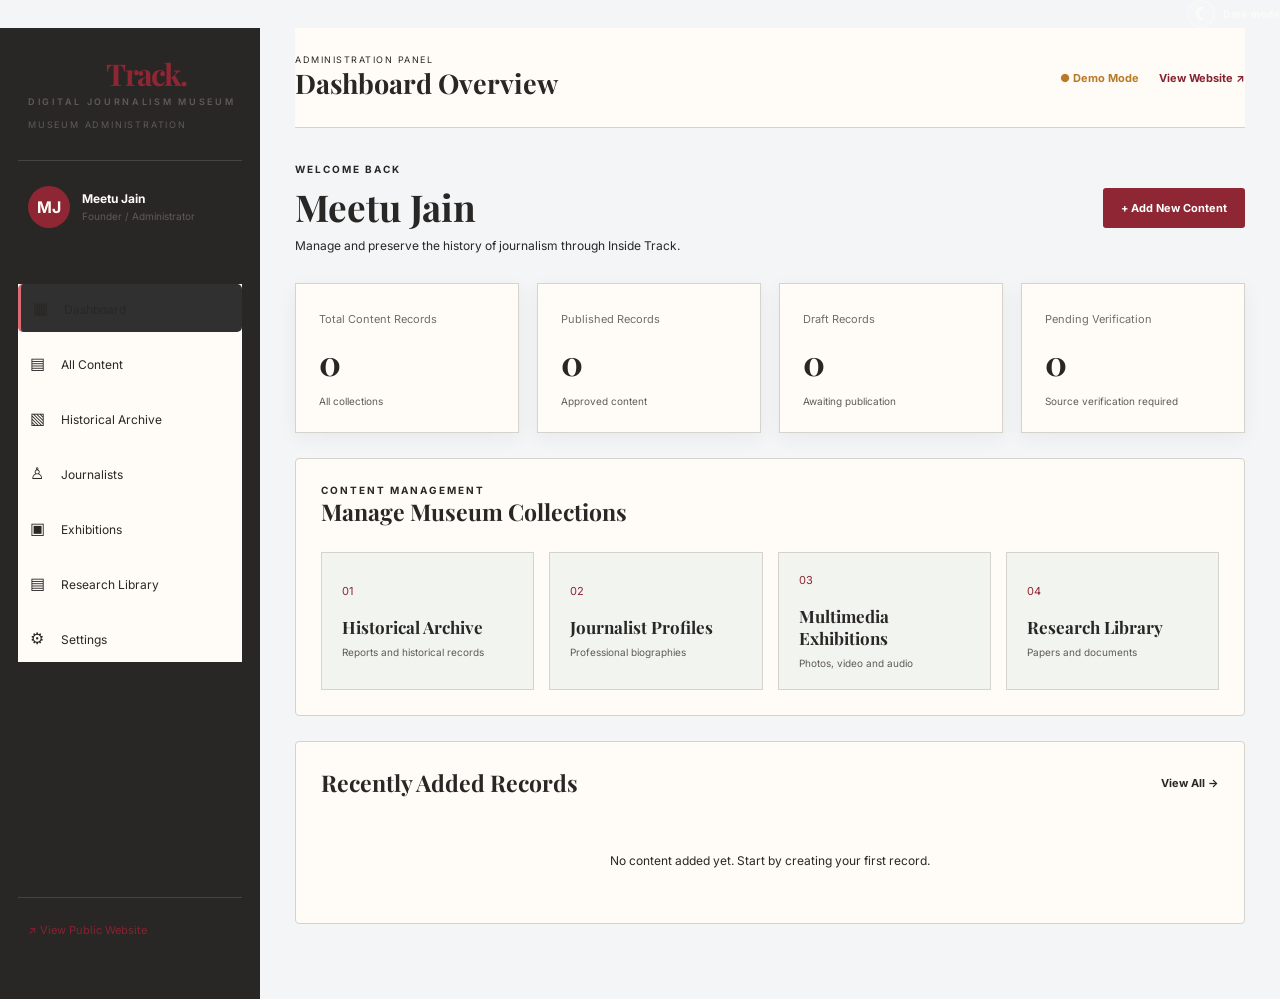
<file: admin.html>
<!DOCTYPE html>
<html lang="en">

<head>
    <meta charset="UTF-8">
    <meta name="viewport" content="width=device-width, initial-scale=1.0">

    <meta name="robots" content="noindex, nofollow">

    <title>Admin Dashboard | Inside Track</title>

    <link rel="preconnect" href="https://fonts.googleapis.com">
    <link rel="preconnect" href="https://fonts.gstatic.com" crossorigin>

    <link href="https://fonts.googleapis.com/css2?family=Inter:wght@400;500;600;700;800&family=Playfair+Display:wght@600;700&display=swap"
        rel="stylesheet">

    <link rel="stylesheet" href="admin.css">
    <script src="admin.js" defer></script>
    <link rel="stylesheet" href="theme-switcher.css">
</head>

<body>

    <div class="admin-layout">

        <!-- SIDEBAR -->

        <aside class="sidebar" id="sidebar">

            <div class="sidebar-brand">
                <a href="index.html" class="logo brand-logo" aria-label="Inside Track — Digital Journalism Museum">
                    <span class="brand-name">Inside <span>Track.</span></span>
                    <small>Digital Journalism Museum</small>
                </a>
                <small class="admin-brand-label">Museum Administration</small>
            </div>

            <div class="admin-user">
                <div class="user-avatar">MJ</div>
                <div>
                    <strong>Meetu Jain</strong>
                    <small>Founder / Administrator</small>
                </div>
            </div>

            <p class="menu-label">MAIN MENU</p>

            <nav class="sidebar-nav">

                <button class="nav-item active"
                    data-view="overview">
                    <span>▦</span> Dashboard
                </button>

                <button class="nav-item"
                    data-view="content">
                    <span>▤</span> All Content
                </button>

                <button class="nav-item"
                    data-view="archive">
                    <span>▧</span> Historical Archive
                </button>

                <button class="nav-item"
                    data-view="journalists">
                    <span>♙</span> Journalists
                </button>

                <button class="nav-item"
                    data-view="exhibitions">
                    <span>▣</span> Exhibitions
                </button>

                <button class="nav-item"
                    data-view="research">
                    <span>▤</span> Research Library
                </button>

                <button class="nav-item"
                    data-view="settings">
                    <span>⚙</span> Settings
                </button>

            </nav>

            <div class="sidebar-bottom">

                <a href="index.html" target="_blank">
                    ↗ View Public Website
                </a>

                <p>Inside Track CMS v1.0</p>

            </div>

        </aside>


        <!-- MAIN CONTENT -->

        <main class="main-content">

            <!-- TOP HEADER -->

            <header class="admin-header">

                <button id="menuToggle"
                    class="menu-toggle"
                    aria-label="Toggle sidebar">
                    ☰
                </button>

                <div>
                    <p class="header-label">ADMINISTRATION PANEL</p>
                    <h2 id="pageTitle">Dashboard Overview</h2>
                </div>

                <div class="header-actions">
                    <span class="admin-status">
                        ● Demo Mode
                    </span>

                    <a href="index.html" target="_blank">
                        View Website ↗
                    </a>
                </div>

            </header>


            <!-- DASHBOARD VIEW -->

            <section class="admin-view active"
                id="view-overview">

                <div class="welcome-section">
                    <div>
                        <p class="eyebrow">WELCOME BACK</p>
                        <h1>Meetu Jain</h1>
                        <p>
                            Manage and preserve the history
                            of journalism through Inside Track.
                        </p>
                    </div>

                    <button class="primary-button"
                        data-action="add-content">
                        + Add New Content
                    </button>
                </div>


                <!-- STATISTICS -->

                <div class="stats-grid">

                    <article class="stat-card">
                        <span>Total Content Records</span>
                        <h2 id="totalRecords">0</h2>
                        <small>All collections</small>
                    </article>

                    <article class="stat-card">
                        <span>Published Records</span>
                        <h2 id="publishedRecords">0</h2>
                        <small>Approved content</small>
                    </article>

                    <article class="stat-card">
                        <span>Draft Records</span>
                        <h2 id="draftRecords">0</h2>
                        <small>Awaiting publication</small>
                    </article>

                    <article class="stat-card">
                        <span>Pending Verification</span>
                        <h2 id="pendingRecords">0</h2>
                        <small>Source verification required</small>
                    </article>

                </div>


                <!-- COLLECTION OVERVIEW -->

                <div class="panel">

                    <div class="panel-heading">
                        <div>
                            <p class="eyebrow">CONTENT MANAGEMENT</p>
                            <h3>Manage Museum Collections</h3>
                        </div>
                    </div>

                    <div class="collection-grid">

                        <button data-section="archive">
                            <span>01</span>
                            <strong>Historical Archive</strong>
                            <small>Reports and historical records</small>
                        </button>

                        <button data-section="journalists">
                            <span>02</span>
                            <strong>Journalist Profiles</strong>
                            <small>Professional biographies</small>
                        </button>

                        <button data-section="exhibitions">
                            <span>03</span>
                            <strong>Multimedia Exhibitions</strong>
                            <small>Photos, video and audio</small>
                        </button>

                        <button data-section="research">
                            <span>04</span>
                            <strong>Research Library</strong>
                            <small>Papers and documents</small>
                        </button>

                    </div>

                </div>


                <!-- RECENT RECORDS -->

                <div class="panel">

                    <div class="panel-heading">
                        <h3>Recently Added Records</h3>

                        <button class="text-button"
                            data-view="content">
                            View All →
                        </button>
                    </div>

                    <div id="recentRecords"
                        class="recent-records">
                    </div>

                </div>

            </section>


            <!-- CONTENT MANAGEMENT VIEW -->

            <section class="admin-view"
                id="view-content">

                <div class="page-intro">
                    <p class="eyebrow">CONTENT CONTROL CENTRE</p>
                    <h1>All Content</h1>
                    <p>
                        Create, edit, review and manage museum records.
                    </p>
                </div>

                <div class="panel">

                    <div class="toolbar">

                        <input type="search"
                            id="adminSearch"
                            placeholder="Search records...">

                        <select id="adminFilter">
                            <option value="all">All Collections</option>
                            <option value="archive">Archive</option>
                            <option value="journalists">Journalists</option>
                            <option value="exhibitions">Exhibitions</option>
                            <option value="research">Research</option>
                        </select>

                        <select id="statusFilter">
                            <option value="all">All Statuses</option>
                            <option value="Published">Published</option>
                            <option value="Draft">Draft</option>
                        </select>

                        <button class="primary-button"
                            data-action="add-content">
                            + Add Record
                        </button>

                    </div>

                    <div class="table-wrapper">

                        <table>

                            <thead>
                                <tr>
                                    <th>Title</th>
                                    <th>Collection</th>
                                    <th>Year</th>
                                    <th>Status</th>
                                    <th>Verification</th>
                                    <th>Actions</th>
                                </tr>
                            </thead>

                            <tbody id="recordsTable">

                            </tbody>

                        </table>

                    </div>

                    <p id="tableEmpty" class="table-empty" hidden>
                        No records found.
                    </p>

                </div>

            </section>


            <!-- COLLECTION-SPECIFIC VIEWS -->

            <section class="admin-view"
                id="view-archive">
                <div class="page-intro">
                    <p class="eyebrow">COLLECTION MANAGEMENT</p>
                    <h1>Historical Archive</h1>
                    <p>Manage historical reports and journalism records.</p>
                </div>
                <div class="panel collection-panel">
                    <button class="primary-button"
                        data-action="add-content"
                        data-type="archive">
                        + Add Historical Record
                    </button>
                    <div id="archiveSummary"></div>
                </div>
            </section>


            <section class="admin-view"
                id="view-journalists">
                <div class="page-intro">
                    <p class="eyebrow">PEOPLE & PROFESSIONAL LEGACY</p>
                    <h1>Journalist Management</h1>
                    <p>Manage journalist biographies and career records.</p>
                </div>
                <div class="panel collection-panel">
                    <button class="primary-button"
                        data-action="add-content"
                        data-type="journalists">
                        + Add Journalist
                    </button>
                    <div id="journalistsSummary"></div>
                </div>
            </section>


            <section class="admin-view"
                id="view-exhibitions">
                <div class="page-intro">
                    <p class="eyebrow">MULTIMEDIA COLLECTION</p>
                    <h1>Exhibition Management</h1>
                    <p>Manage photographs, documentaries and audio exhibits.</p>
                </div>
                <div class="panel collection-panel">
                    <button class="primary-button"
                        data-action="add-content"
                        data-type="exhibitions">
                        + Add Exhibition
                    </button>
                    <div id="exhibitionsSummary"></div>
                </div>
            </section>


            <section class="admin-view"
                id="view-research">
                <div class="page-intro">
                    <p class="eyebrow">ACADEMIC DOCUMENTATION</p>
                    <h1>Research Library</h1>
                    <p>Manage research papers, publications and PDFs.</p>
                </div>
                <div class="panel collection-panel">
                    <button class="primary-button"
                        data-action="add-content"
                        data-type="research">
                        + Add Research Document
                    </button>
                    <div id="researchSummary"></div>
                </div>
            </section>


            <!-- SETTINGS VIEW -->

            <section class="admin-view"
                id="view-settings">

                <div class="page-intro">
                    <p class="eyebrow">SYSTEM CONFIGURATION</p>
                    <h1>Website Settings</h1>
                    <p>Manage basic museum information.</p>
                </div>

                <div class="panel settings-panel">

                    <h3>Museum Information</h3>

                    <form id="settingsForm">

                        <label>
                            Museum Name
                            <input type="text"
                                id="museumName"
                                value="Inside Track"
                                required>
                        </label>

                        <label>
                            Founder Name
                            <input type="text"
                                id="founderName"
                                value="Meetu Jain"
                                required>
                        </label>

                        <label>
                            Historical Coverage Start
                            <input type="number"
                                id="startYear"
                                value="1993"
                                min="1900"
                                max="2026"
                                required>
                        </label>

                        <label>
                            Historical Coverage End
                            <input type="number"
                                id="endYear"
                                value="2026"
                                min="1993"
                                max="2100"
                                required>
                        </label>

                        <button class="primary-button"
                            type="submit">
                            Save Settings
                        </button>

                    </form>

                </div>

            </section>

        </main>

    </div>


    <!-- ADD / EDIT CONTENT MODAL -->

    <dialog id="contentModal" class="content-modal">

        <div class="modal-heading">

            <div>
                <p class="eyebrow">MUSEUM CONTENT MANAGEMENT</p>
                <h2 id="formTitle">Add New Record</h2>
            </div>

            <button type="button"
                id="closeModal"
                aria-label="Close">
                &times;
            </button>

        </div>


        <form id="contentForm">

            <input type="hidden" id="recordId">

            <label>
                Collection Type
                <select id="recordType" required>
                    <option value="archive">Historical Archive</option>
                    <option value="journalists">Journalist Profile</option>
                    <option value="exhibitions">Multimedia Exhibition</option>
                    <option value="research">Research Document</option>
                </select>
            </label>

            <label>
                Record Title
                <input type="text"
                    id="recordTitle"
                    placeholder="Enter title"
                    required>
            </label>

            <label>
                Year
                <input type="number"
                    id="recordYear"
                    min="1993"
                    max="2026"
                    required>
            </label>

            <label>
                Author / Journalist / Creator
                <input type="text"
                    id="recordAuthor"
                    placeholder="Enter verified name">
            </label>

            <label>
                Publication / Organisation
                <input type="text"
                    id="recordPublication"
                    placeholder="Enter publication name">
            </label>

            <label>
                Category / Specialization
                <input type="text"
                    id="recordCategory"
                    placeholder="Enter category">
            </label>

            <label>
                Description
                <textarea id="recordDescription"
                    rows="4"
                    placeholder="Enter record description"
                    required></textarea>
            </label>

            <label>
                Image URL
                <input type="url"
                    id="recordImage"
                    placeholder="https://...">
            </label>

            <label>
                Document / Media URL
                <input type="url"
                    id="recordMedia"
                    placeholder="https://...">
            </label>

            <label>
                Original Source URL
                <input type="url"
                    id="recordSource"
                    placeholder="https://...">
            </label>

            <div class="form-row">

                <label>
                    Publication Status
                    <select id="recordStatus">
                        <option value="Draft">Draft</option>
                        <option value="Published">Published</option>
                    </select>
                </label>

                <label>
                    Verification Status
                    <select id="recordVerification">
                        <option value="Pending">Pending</option>
                        <option value="Verified">Verified</option>
                    </select>
                </label>

            </div>

            <p class="form-note">
                Only publish historical records after checking
                their original sources and usage permissions.
            </p>

            <div class="form-actions">

                <button type="button"
                    id="cancelForm"
                    class="secondary-button">
                    Cancel
                </button>

                <button type="submit"
                    class="primary-button">
                    Save Record
                </button>

            </div>

        </form>

    </dialog>


    <div id="toast" class="toast" role="status"
        aria-live="polite"></div>

    <script src="theme-switcher.js"></script>
    <script src="enhancements.js" defer></script>
</body>
</html>
</file>
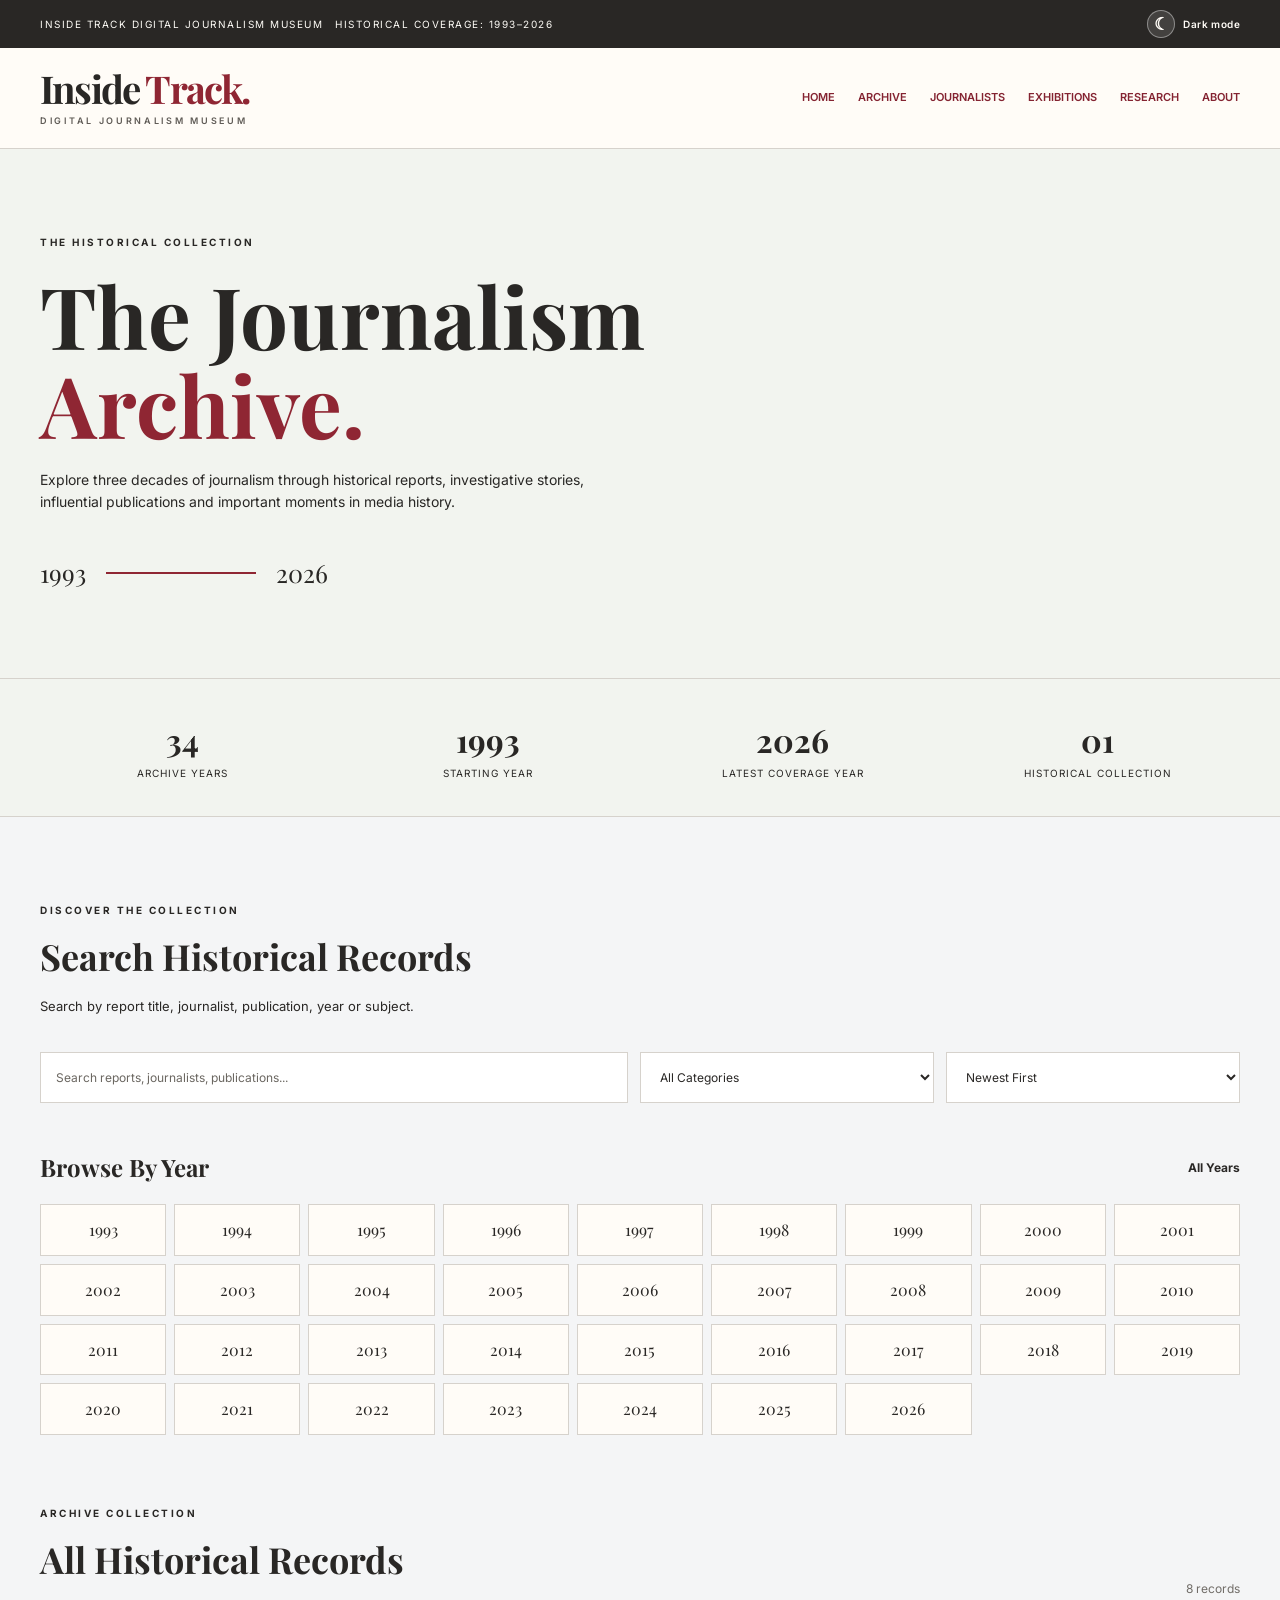
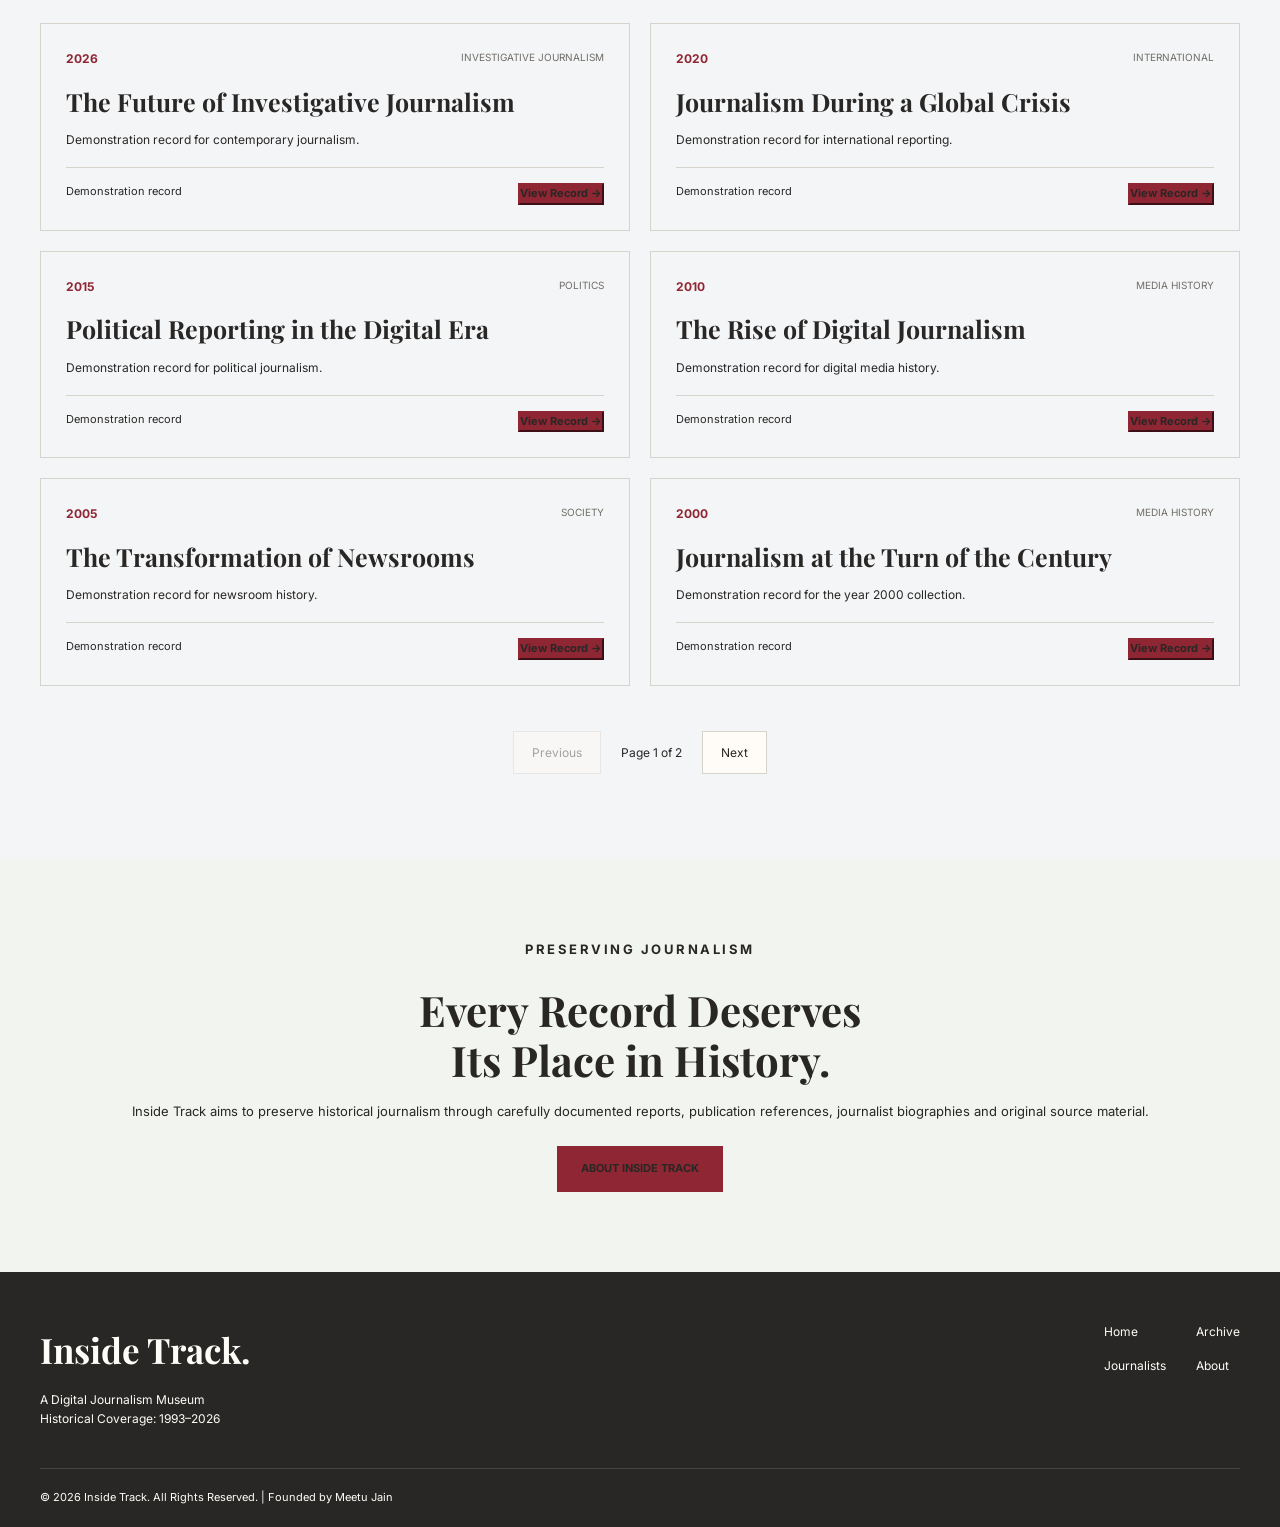
<file: archive.html>
<!DOCTYPE html>
<html lang="en">

<head>
    <meta charset="UTF-8">
    <meta name="viewport" content="width=device-width, initial-scale=1.0">

    <meta name="description"
        content="Explore the Inside Track digital journalism archive from 1993 to 2026.">

    <title>Historical Archive | Inside Track</title>

    <link rel="preconnect" href="https://fonts.googleapis.com">
    <link rel="preconnect" href="https://fonts.gstatic.com" crossorigin>

    <link href="https://fonts.googleapis.com/css2?family=Inter:wght@400;500;600;700&family=Playfair+Display:wght@500;600;700;800&display=swap"
        rel="stylesheet">

    <link rel="stylesheet" href="archive.css">

    <script src="archive.js" defer></script>
    <link rel="stylesheet" href="theme-switcher.css">
</head>

<body>

    <!-- TOP BAR -->

    <div class="topbar">
        <div class="container topbar-inner">
            <span>INSIDE TRACK DIGITAL JOURNALISM MUSEUM</span>
            <span>HISTORICAL COVERAGE: 1993–2026</span>
        </div>
    </div>

    <!-- HEADER -->

    <header class="header">
        <div class="container header-inner">

            <a href="index.html" class="logo brand-logo" aria-label="Inside Track — Digital Journalism Museum">
    <span class="brand-name">Inside <span>Track.</span></span>
    <small>Digital Journalism Museum</small>
</a>

            <nav aria-label="Main navigation">
                <a href="index.html">Home</a>
            <a href="archive.html">Archive</a>	
            <a href="journalists.html">Journalists</a>
            <a href="exhibitions.html">Exhibitions</a>
            <a href="research.html">Research</a>
                <a href="index.html#about">About</a>
            </nav>

        </div>
    </header>

    <main>

        <!-- PAGE INTRODUCTION -->

        <section class="archive-hero">
            <div class="container">

                <p class="eyebrow">THE HISTORICAL COLLECTION</p>

                <h1>
                    The Journalism<br>
                    <span>Archive.</span>
                </h1>

                <p class="intro-text">
                    Explore three decades of journalism through
                    historical reports, investigative stories,
                    influential publications and important
                    moments in media history.
                </p>

                <div class="archive-period">
                    <span>1993</span>
                    <div class="period-line"></div>
                    <span>2026</span>
                </div>

            </div>
        </section>

        <!-- ARCHIVE STATISTICS -->

        <section class="archive-stats">
            <div class="container stats-grid">

                <div>
                    <h2>34</h2>
                    <p>Archive Years</p>
                </div>

                <div>
                    <h2>1993</h2>
                    <p>Starting Year</p>
                </div>

                <div>
                    <h2>2026</h2>
                    <p>Latest Coverage Year</p>
                </div>

                <div>
                    <h2>01</h2>
                    <p>Historical Collection</p>
                </div>

            </div>
        </section>

        <!-- ARCHIVE SEARCH -->

        <section class="archive-main">

            <div class="container">

                <div class="section-heading">
                    <p class="eyebrow">DISCOVER THE COLLECTION</p>
                    <h2>Search Historical Records</h2>
                    <p>
                        Search by report title, journalist,
                        publication, year or subject.
                    </p>
                </div>

                <div class="search-panel">

                    <input
                        type="search"
                        id="archiveSearch"
                        placeholder="Search reports, journalists, publications..."
                        aria-label="Search historical records"
                    >

                    <select id="categoryFilter"
                        aria-label="Filter by category">

                        <option value="all">All Categories</option>
                        <option value="Politics">Politics</option>
                        <option value="Investigative Journalism">Investigative Journalism</option>
                        <option value="Crime">Crime</option>
                        <option value="Society">Society</option>
                        <option value="Economy">Economy</option>
                        <option value="International">International</option>
                        <option value="Media History">Media History</option>

                    </select>

                    <select id="sortOrder" aria-label="Sort records">
                        <option value="newest">Newest First</option>
                        <option value="oldest">Oldest First</option>
                    </select>

                </div>

                <!-- YEAR FILTER -->

                <div class="year-heading">
                    <h3>Browse By Year</h3>
                    <button id="allYears" class="clear-button">
                        All Years
                    </button>
                </div>

                <div class="year-selector" id="yearSelector">
                    <!-- Years generated by JavaScript -->
                </div>

                <!-- RESULTS -->

                <div class="results-heading">

                    <div>
                        <p class="eyebrow">ARCHIVE COLLECTION</p>
                        <h2 id="resultsTitle">All Historical Records</h2>
                    </div>

                    <span id="resultCount">0 records</span>

                </div>

                <div id="archiveResults" class="records-grid">

                    <!-- Archive records generated by JavaScript -->

                </div>

                <div id="emptyMessage" class="empty-message" hidden>
                    <h3>No Records Found</h3>
                    <p>
                        Try another keyword, year or category.
                    </p>
                </div>

                <!-- PAGINATION -->

                <div class="pagination" id="pagination">

                    <button id="previousPage" disabled>
                        Previous
                    </button>

                    <span id="pageNumber">Page 1</span>

                    <button id="nextPage">
                        Next
                    </button>

                </div>

            </div>

        </section>

        <!-- ARCHIVE INFORMATION -->

        <section class="archive-note">

            <div class="container note-content">

                <p class="eyebrow">PRESERVING JOURNALISM</p>

                <h2>
                    Every Record Deserves<br>
                    Its Place in History.
                </h2>

                <p>
                    Inside Track aims to preserve historical
                    journalism through carefully documented
                    reports, publication references, journalist
                    biographies and original source material.
                </p>

                <a href="index.html#about" class="button">
                    About Inside Track
                </a>

            </div>

        </section>

    </main>

    <!-- REPORT DETAIL MODAL -->

    <dialog id="reportModal" class="report-modal">

        <div class="modal-header">

            <span class="eyebrow">ARCHIVE RECORD</span>

            <button id="closeModal" aria-label="Close report">
                &times;
            </button>

        </div>

        <div id="modalContent"></div>

    </dialog>

    <!-- FOOTER -->

    <footer>

        <div class="container footer-content">

            <div>
                <h2>Inside <span>Track.</span></h2>
                <p>
                    A Digital Journalism Museum<br>
                    Historical Coverage: 1993–2026
                </p>
            </div>

            <div>
                <a href="index.html">Home</a>
                <a href="archive.html">Archive</a>
                <a href="journalists.html">Journalists</a>
                <a href="index.html#about">About</a>
            </div>

        </div>

        <div class="container copyright">
            © 2026 Inside Track. All Rights Reserved.
            | Founded by Meetu Jain
        </div>

    </footer>

    <script src="theme-switcher.js"></script>
    <script src="enhancements.js" defer></script>
</body>
</html>
</file>
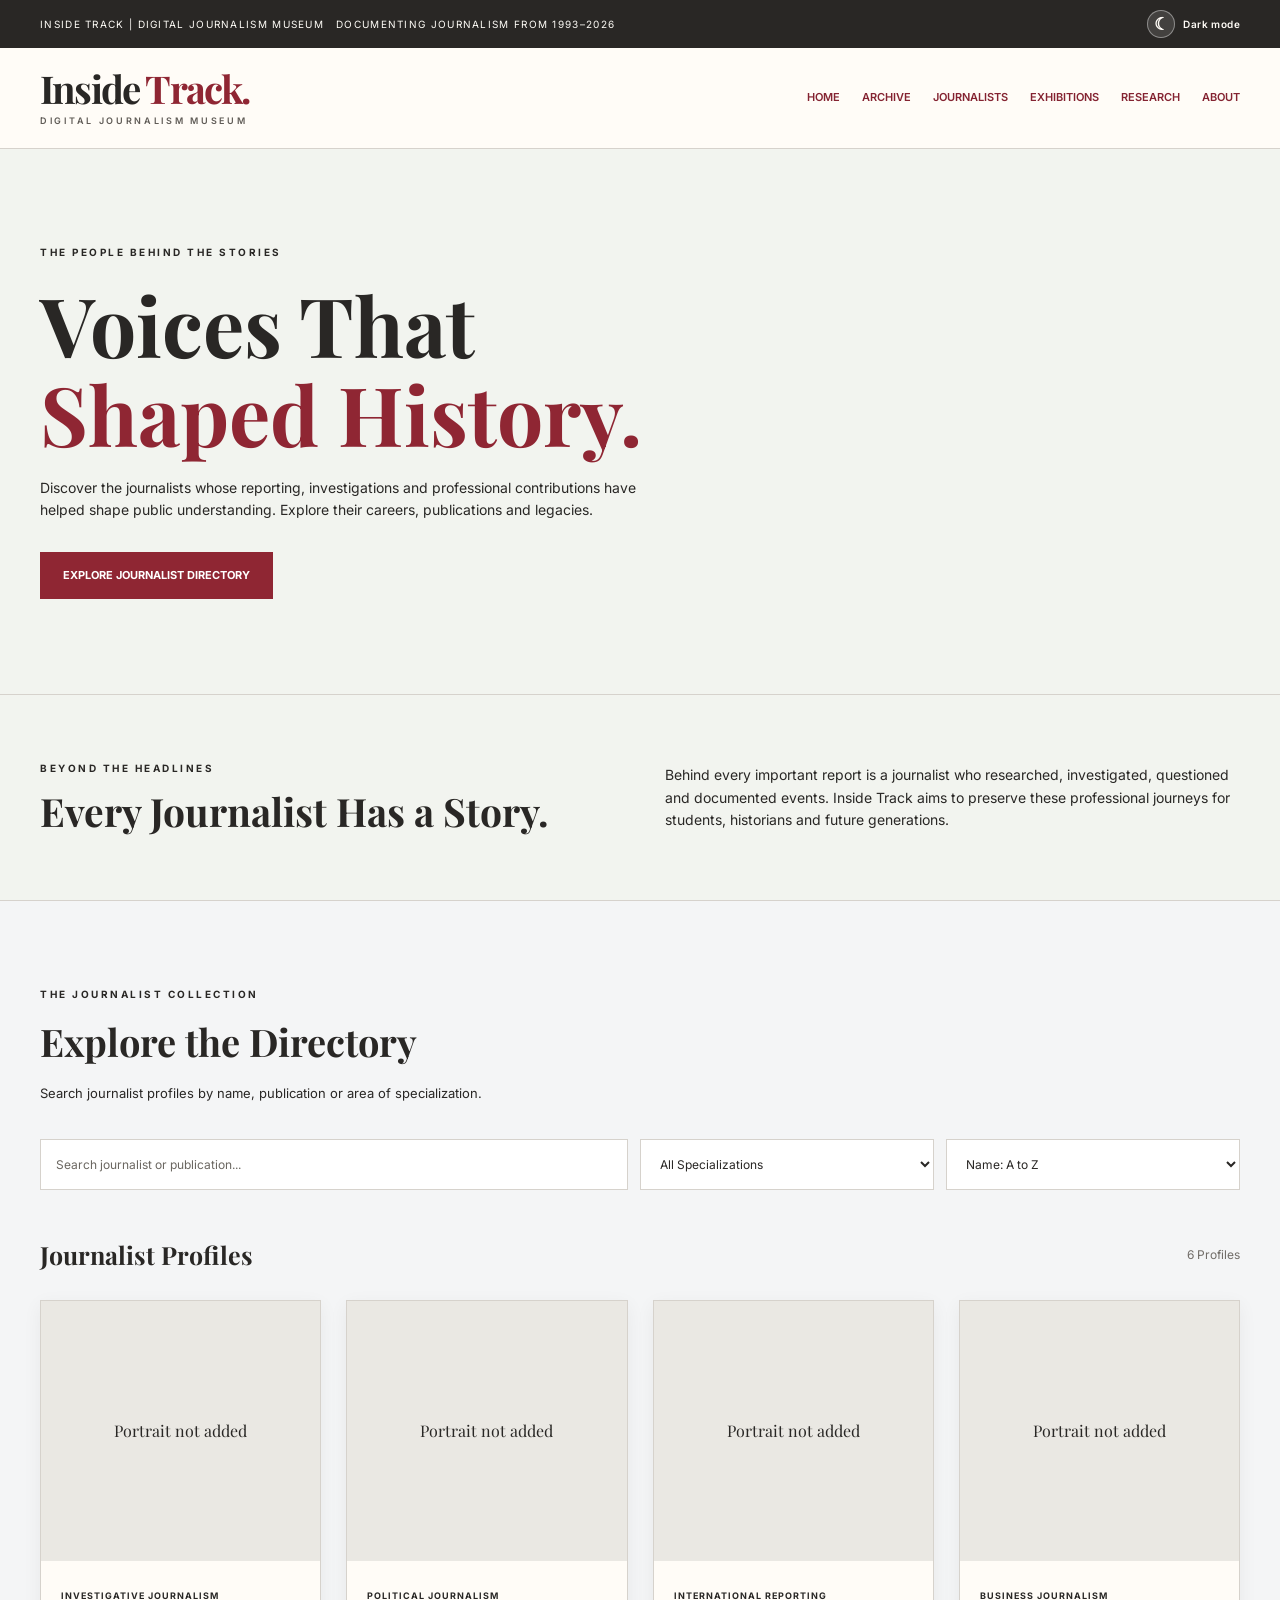
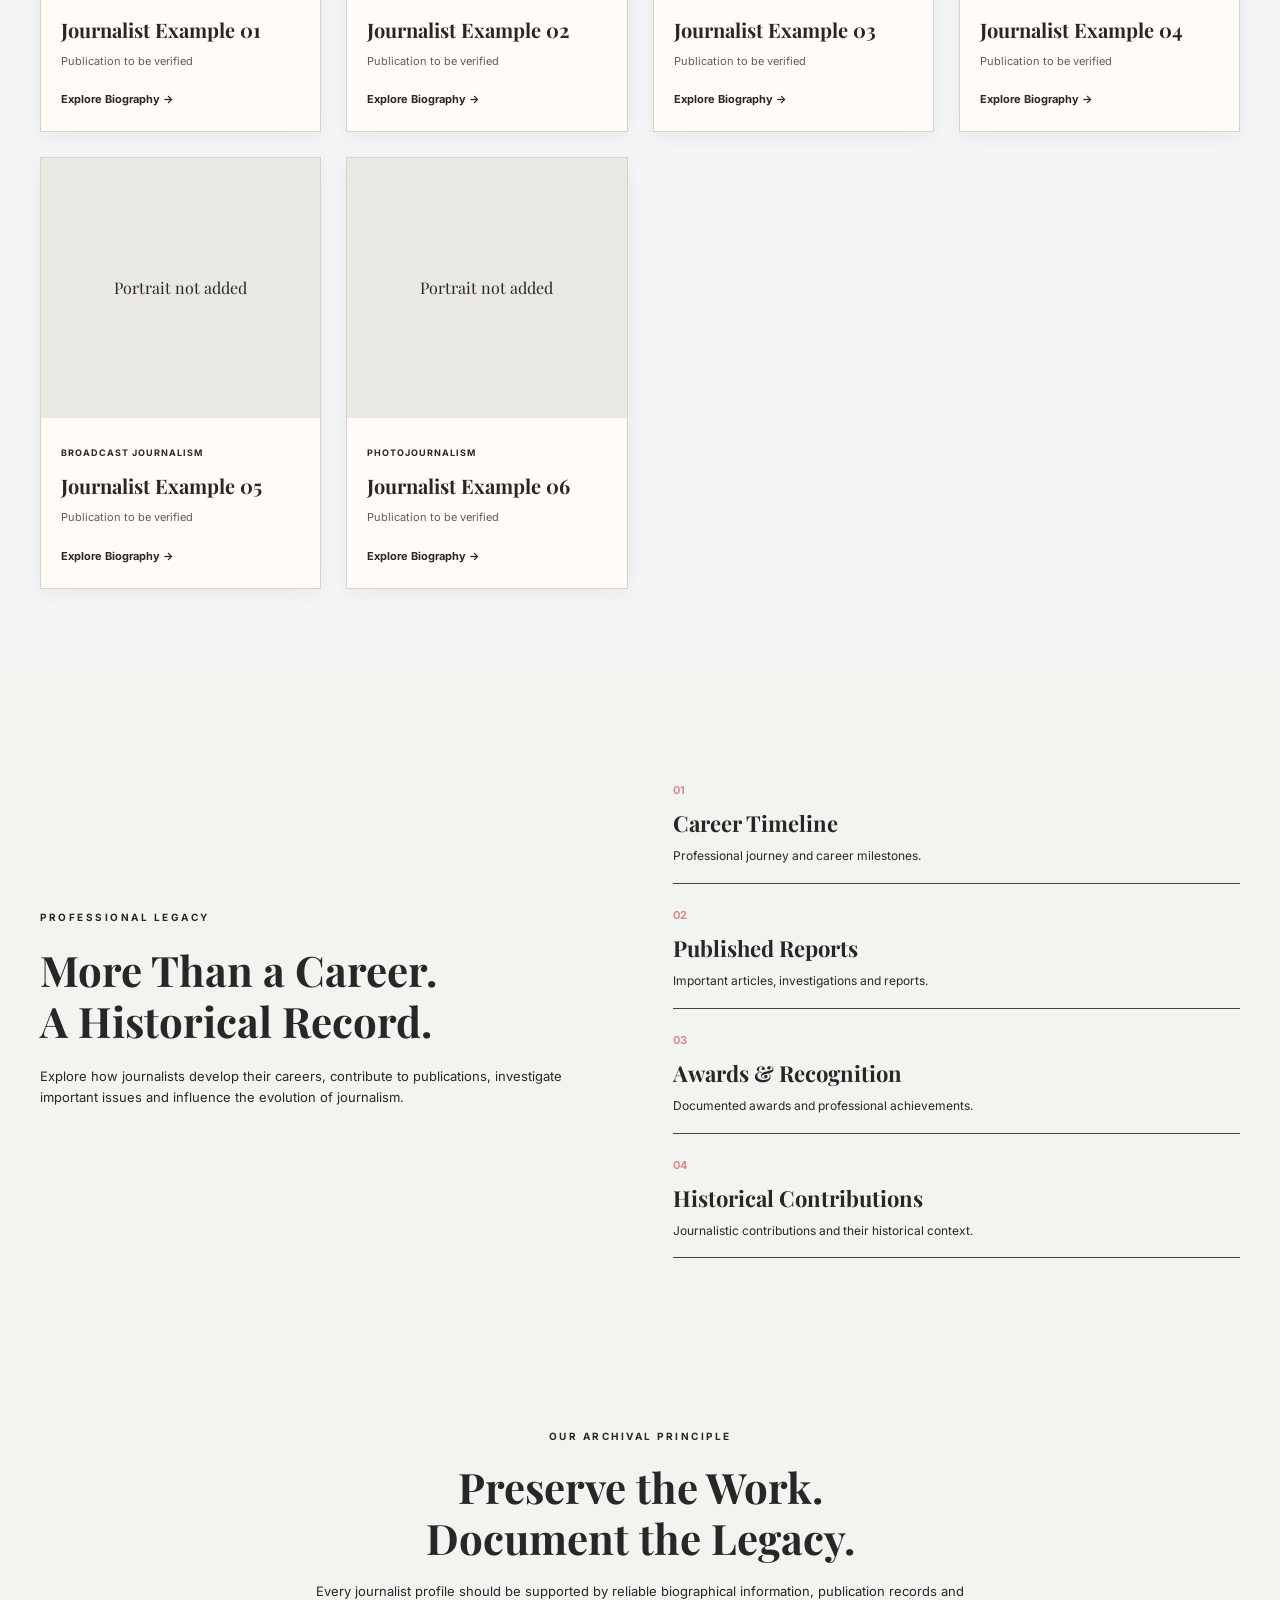
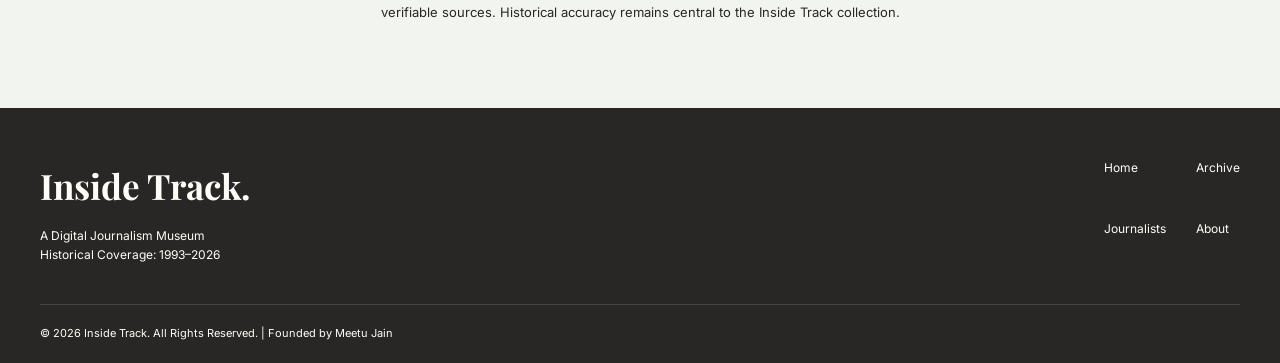
<file: journalists.html>
<!DOCTYPE html>
<html lang="en">

<head>
    <meta charset="UTF-8">
    <meta name="viewport" content="width=device-width, initial-scale=1.0">

    <meta name="description"
        content="Explore journalist biographies, career histories, investigative reporting and professional achievements at Inside Track.">

    <title>Journalists | Inside Track Digital Journalism Museum</title>

    <link rel="preconnect" href="https://fonts.googleapis.com">
    <link rel="preconnect" href="https://fonts.gstatic.com" crossorigin>

    <link href="https://fonts.googleapis.com/css2?family=Inter:wght@400;500;600;700&family=Playfair+Display:wght@500;600;700;800&display=swap"
        rel="stylesheet">

    <link rel="stylesheet" href="journalists.css">
    <script src="journalists.js" defer></script>
    <link rel="stylesheet" href="theme-switcher.css">
</head>

<body>

    <!-- TOP BAR -->

    <div class="topbar">
        <div class="container">
            INSIDE TRACK | DIGITAL JOURNALISM MUSEUM
            <span>DOCUMENTING JOURNALISM FROM 1993–2026</span>
        </div>
    </div>

    <!-- HEADER -->

    <header>
        <div class="container header-inner">

            <a href="index.html" class="logo brand-logo" aria-label="Inside Track — Digital Journalism Museum">
    <span class="brand-name">Inside <span>Track.</span></span>
    <small>Digital Journalism Museum</small>
</a>

            <nav aria-label="Main navigation">
                <a href="index.html">Home</a>
            <a href="archive.html">Archive</a>	
            <a href="journalists.html">Journalists</a>
            <a href="exhibitions.html">Exhibitions</a>
            <a href="research.html">Research</a>
                <a href="index.html#about">About</a>
            </nav>

        </div>
    </header>

    <main>

        <!-- HERO -->

        <section class="journalist-hero">
            <div class="container">

                <p class="eyebrow">THE PEOPLE BEHIND THE STORIES</p>

                <h1>
                    Voices That<br>
                    <span>Shaped History.</span>
                </h1>

                <p>
                    Discover the journalists whose reporting,
                    investigations and professional contributions
                    have helped shape public understanding.
                    Explore their careers, publications and legacies.
                </p>

                <a href="#directory" class="primary-button">
                    Explore Journalist Directory
                </a>

            </div>
        </section>

        <!-- INTRODUCTION -->

        <section class="intro-section">
            <div class="container intro-grid">

                <div>
                    <p class="eyebrow">BEYOND THE HEADLINES</p>
                    <h2>Every Journalist Has a Story.</h2>
                </div>

                <p>
                    Behind every important report is a journalist
                    who researched, investigated, questioned and
                    documented events. Inside Track aims to preserve
                    these professional journeys for students,
                    historians and future generations.
                </p>

            </div>
        </section>

        <!-- DIRECTORY -->

        <section class="directory-section" id="directory">

            <div class="container">

                <div class="section-heading">
                    <p class="eyebrow">THE JOURNALIST COLLECTION</p>
                    <h2>Explore the Directory</h2>
                    <p>
                        Search journalist profiles by name,
                        publication or area of specialization.
                    </p>
                </div>

                <!-- SEARCH -->

                <div class="directory-controls">

                    <input
                        type="search"
                        id="journalistSearch"
                        placeholder="Search journalist or publication..."
                        aria-label="Search journalists"
                    >

                    <select id="specializationFilter"
                        aria-label="Filter journalists by specialization">

                        <option value="all">All Specializations</option>
                        <option value="Investigative Journalism">Investigative Journalism</option>
                        <option value="Political Journalism">Political Journalism</option>
                        <option value="International Reporting">International Reporting</option>
                        <option value="Business Journalism">Business Journalism</option>
                        <option value="Broadcast Journalism">Broadcast Journalism</option>
                        <option value="Photojournalism">Photojournalism</option>

                    </select>

                    <select id="journalistSort"
                        aria-label="Sort journalist profiles">

                        <option value="az">Name: A to Z</option>
                        <option value="za">Name: Z to A</option>

                    </select>

                </div>

                <!-- DIRECTORY RESULTS -->

                <div class="directory-heading">

                    <h3>Journalist Profiles</h3>

                    <span id="profileCount">
                        0 Profiles
                    </span>

                </div>

                <div class="journalist-grid"
                    id="journalistGrid">

                    <!-- Profiles generated through JavaScript -->

                </div>

                <div id="noProfiles" class="no-profiles" hidden>

                    <h3>No Profiles Found</h3>

                    <p>
                        Try another name or specialization.
                    </p>

                </div>

            </div>

        </section>

        <!-- CAREER MUSEUM -->

        <section class="career-section">

            <div class="container career-grid">

                <div>
                    <p class="eyebrow">PROFESSIONAL LEGACY</p>

                    <h2>
                        More Than a Career.<br>
                        A Historical Record.
                    </h2>

                    <p>
                        Explore how journalists develop their
                        careers, contribute to publications,
                        investigate important issues and
                        influence the evolution of journalism.
                    </p>
                </div>

                <div class="career-features">

                    <div>
                        <span>01</span>
                        <h3>Career Timeline</h3>
                        <p>Professional journey and career milestones.</p>
                    </div>

                    <div>
                        <span>02</span>
                        <h3>Published Reports</h3>
                        <p>Important articles, investigations and reports.</p>
                    </div>

                    <div>
                        <span>03</span>
                        <h3>Awards & Recognition</h3>
                        <p>Documented awards and professional achievements.</p>
                    </div>

                    <div>
                        <span>04</span>
                        <h3>Historical Contributions</h3>
                        <p>Journalistic contributions and their historical context.</p>
                    </div>

                </div>

            </div>

        </section>

        <!-- EDITORIAL NOTE -->

        <section class="editorial-note">

            <div class="container">

                <p class="eyebrow">OUR ARCHIVAL PRINCIPLE</p>

                <h2>Preserve the Work.<br>Document the Legacy.</h2>

                <p>
                    Every journalist profile should be supported
                    by reliable biographical information,
                    publication records and verifiable sources.
                    Historical accuracy remains central to
                    the Inside Track collection.
                </p>

            </div>

        </section>

    </main>

    <!-- JOURNALIST PROFILE MODAL -->

    <dialog id="journalistModal" class="profile-modal">

        <div class="modal-header">

            <span class="eyebrow">JOURNALIST PROFILE</span>

            <button id="closeProfile" aria-label="Close profile">
                &times;
            </button>

        </div>

        <div id="profileDetails"></div>

    </dialog>

    <!-- FOOTER -->

    <footer>

        <div class="container footer-content">

            <div>
                <h2>Inside <span>Track.</span></h2>

                <p>
                    A Digital Journalism Museum<br>
                    Historical Coverage: 1993–2026
                </p>
            </div>

            <div>
                <a href="index.html">Home</a>
                <a href="archive.html">Archive</a>
                <a href="journalists.html">Journalists</a>
                <a href="index.html#about">About</a>
            </div>

        </div>

        <div class="container copyright">
            © 2026 Inside Track. All Rights Reserved.
            | Founded by Meetu Jain
        </div>

    </footer>

    <script src="theme-switcher.js"></script>
    <script src="enhancements.js" defer></script>
</body>
</html>
</file>
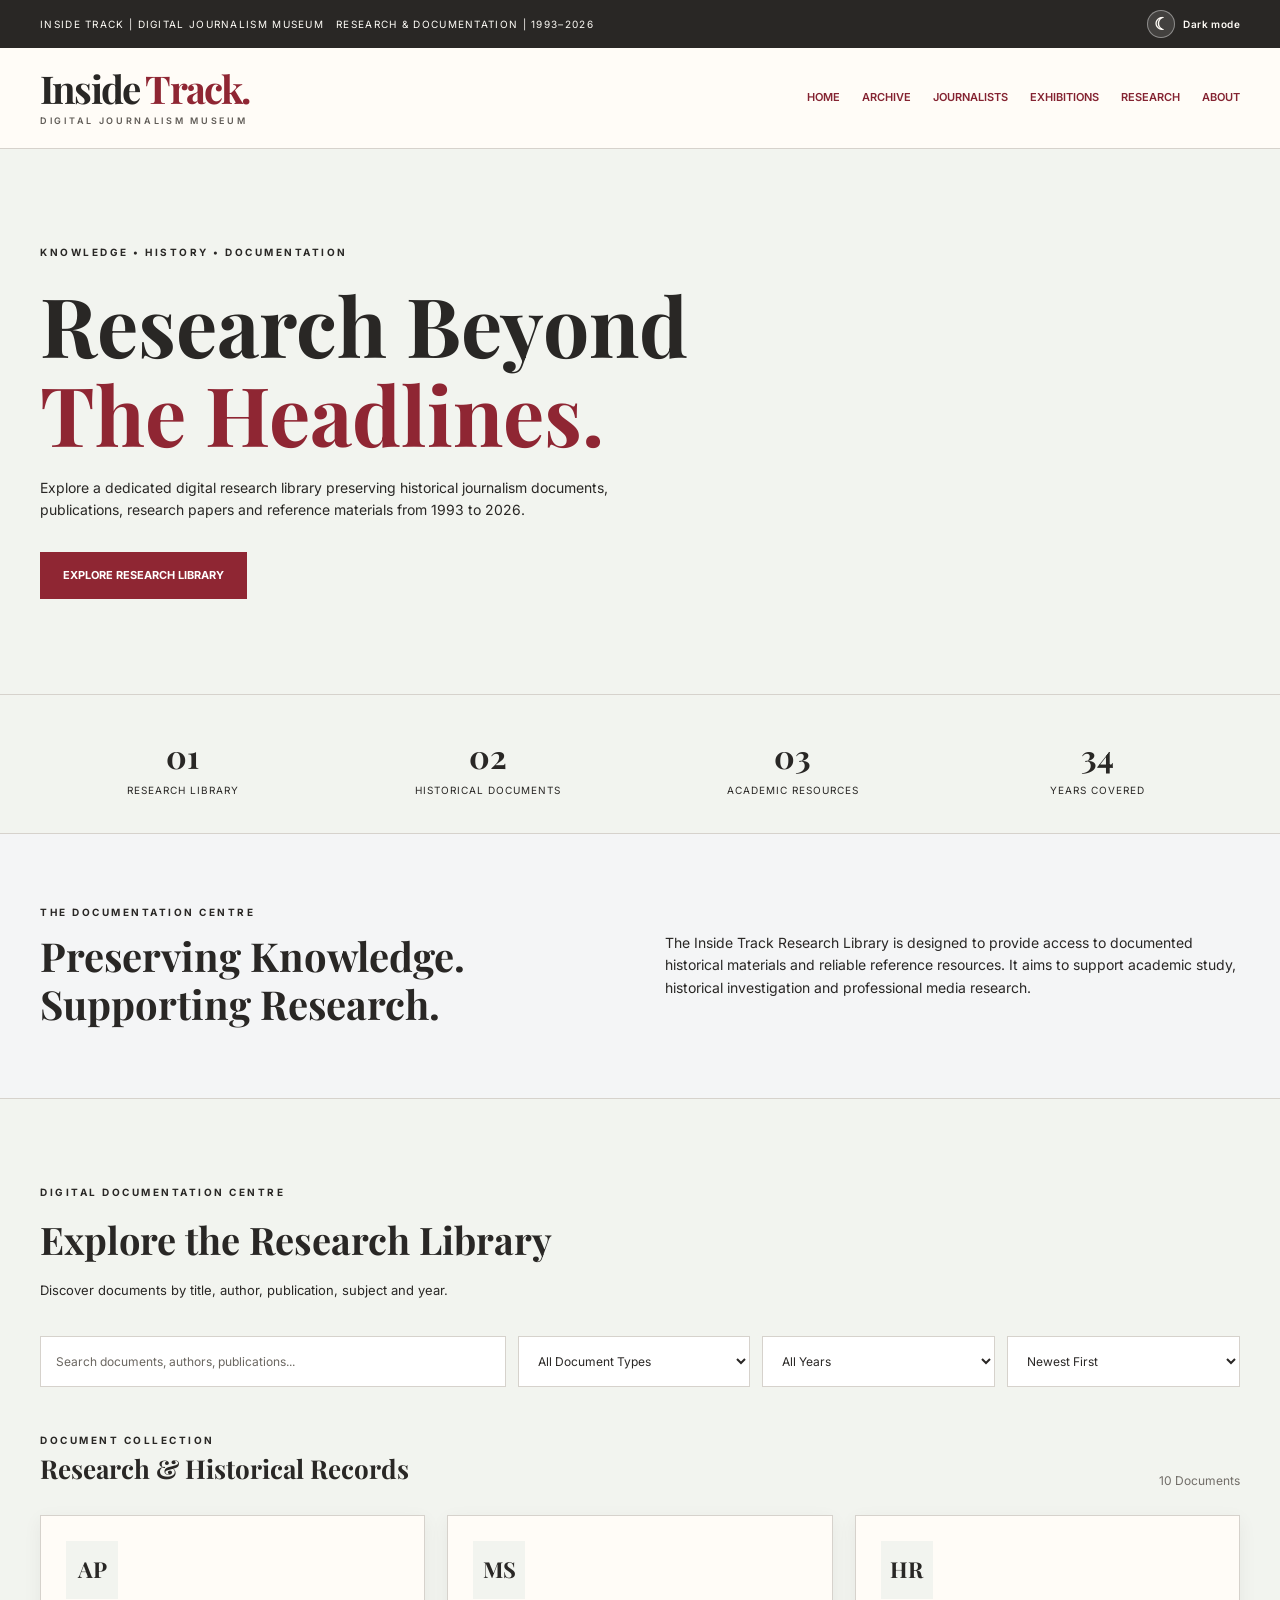
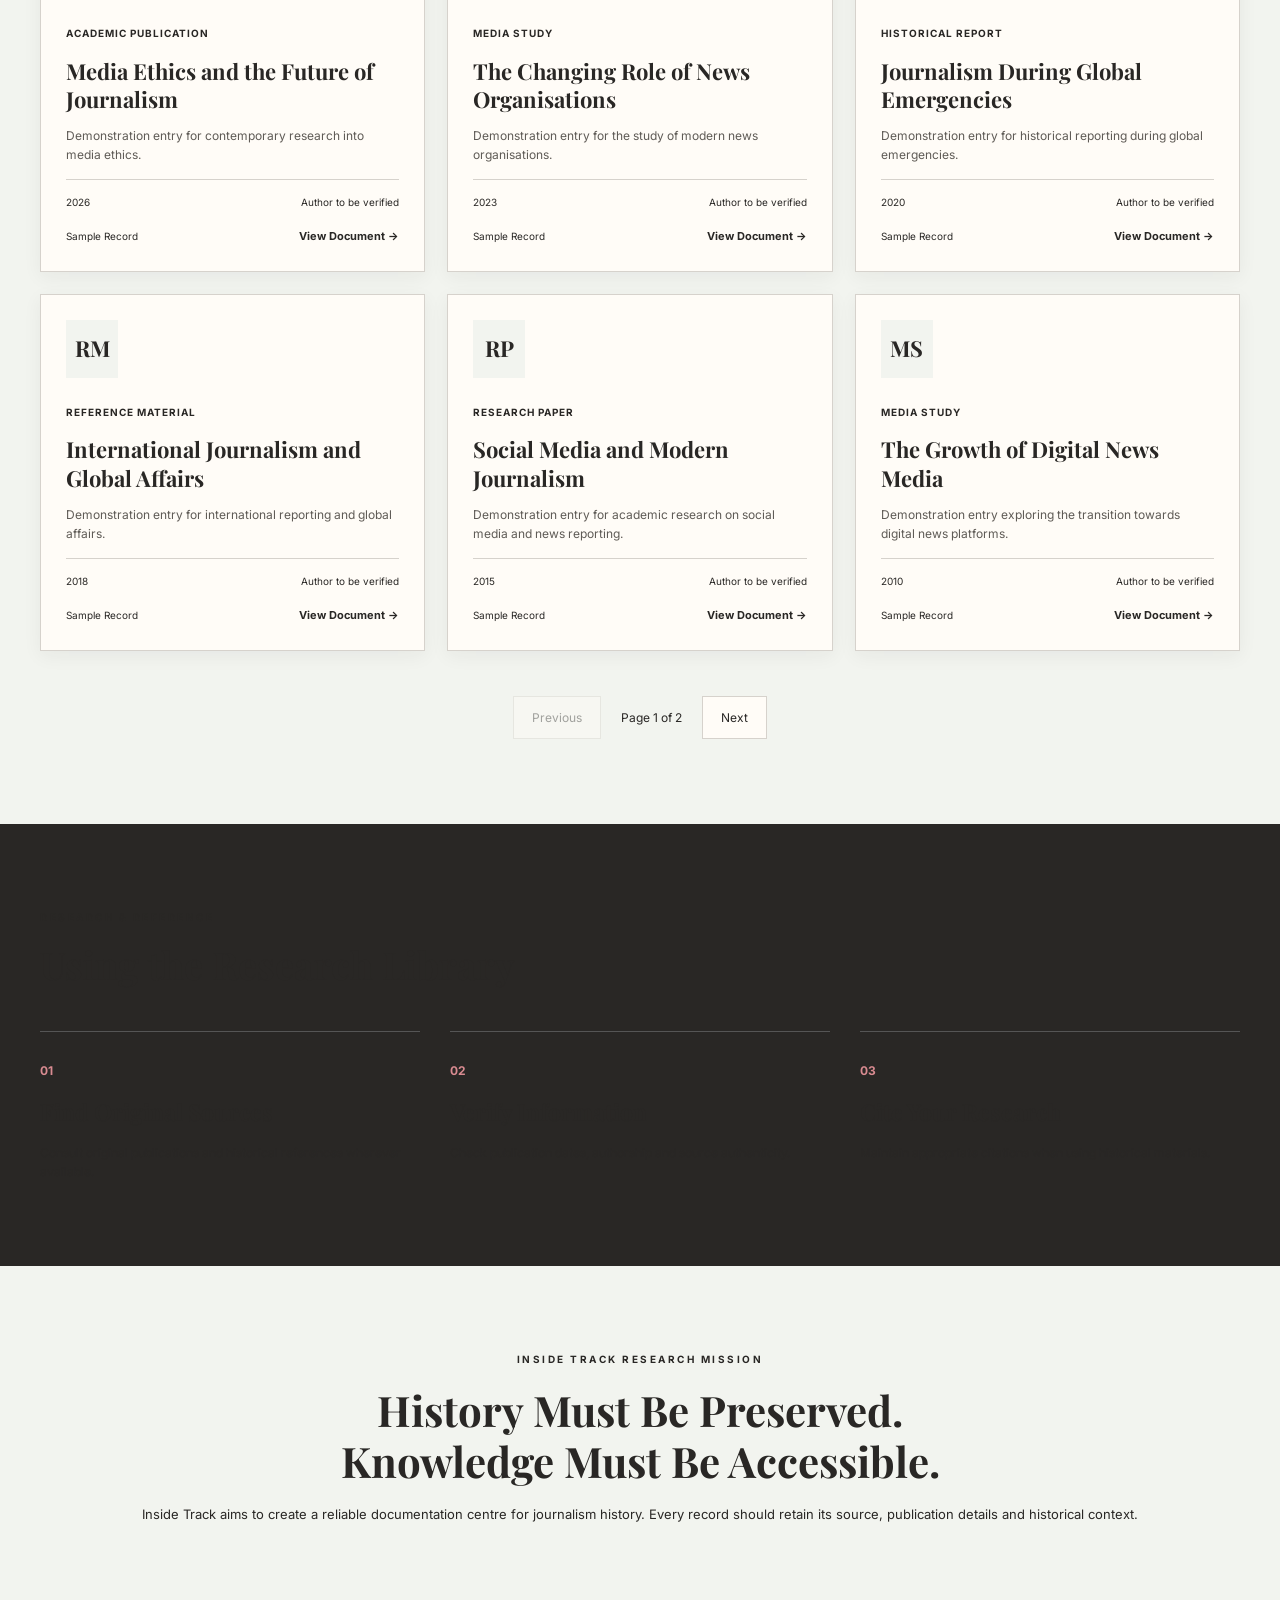
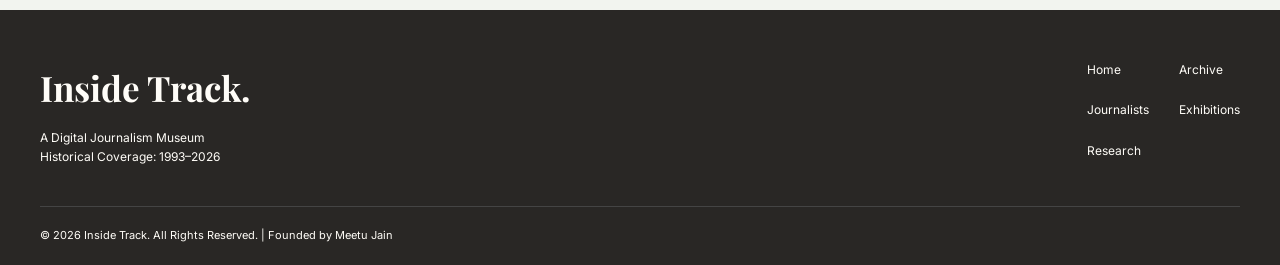
<file: research.html>
<!DOCTYPE html>
<html lang="en">

<head>
    <meta charset="UTF-8">
    <meta name="viewport" content="width=device-width, initial-scale=1.0">

    <meta name="description"
        content="Explore historical research papers, journalism reports, newspaper archives and digital documents at Inside Track.">

    <title>Research Library | Inside Track</title>

    <link rel="preconnect" href="https://fonts.googleapis.com">
    <link rel="preconnect" href="https://fonts.gstatic.com" crossorigin>

    <link href="https://fonts.googleapis.com/css2?family=Inter:wght@400;500;600;700&family=Playfair+Display:wght@500;600;700;800&display=swap"
        rel="stylesheet">

    <link rel="stylesheet" href="research.css">
    <script src="research.js" defer></script>
    <link rel="stylesheet" href="theme-switcher.css">
</head>

<body>

    <!-- TOP BAR -->

    <div class="topbar">
        <div class="container topbar-inner">
            <span>INSIDE TRACK | DIGITAL JOURNALISM MUSEUM</span>
            <span>RESEARCH & DOCUMENTATION | 1993–2026</span>
        </div>
    </div>


    <!-- HEADER -->

    <header>
        <div class="container header-inner">

            <a href="index.html" class="logo brand-logo" aria-label="Inside Track — Digital Journalism Museum">
    <span class="brand-name">Inside <span>Track.</span></span>
    <small>Digital Journalism Museum</small>
</a>

            <nav aria-label="Main navigation">

                <a href="index.html">Home</a>
            <a href="archive.html">Archive</a>	
            <a href="journalists.html">Journalists</a>
            <a href="exhibitions.html">Exhibitions</a>
            <a href="research.html">Research</a>
                <a href="index.html#about">About</a>

            </nav>

        </div>
    </header>


    <main>

        <!-- HERO -->

        <section class="research-hero">

            <div class="container">

                <p class="eyebrow">
                    KNOWLEDGE • HISTORY • DOCUMENTATION
                </p>

                <h1>
                    Research Beyond<br>
                    <span>The Headlines.</span>
                </h1>

                <p>
                    Explore a dedicated digital research library
                    preserving historical journalism documents,
                    publications, research papers and reference
                    materials from 1993 to 2026.
                </p>

                <a href="#library" class="primary-button">
                    Explore Research Library
                </a>

            </div>

        </section>


        <!-- LIBRARY STATISTICS -->

        <section class="research-stats">

            <div class="container stats-grid">

                <div>
                    <h2>01</h2>
                    <p>Research Library</p>
                </div>

                <div>
                    <h2>02</h2>
                    <p>Historical Documents</p>
                </div>

                <div>
                    <h2>03</h2>
                    <p>Academic Resources</p>
                </div>

                <div>
                    <h2>34</h2>
                    <p>Years Covered</p>
                </div>

            </div>

        </section>


        <!-- INTRODUCTION -->

        <section class="research-intro">

            <div class="container intro-grid">

                <div>

                    <p class="eyebrow">
                        THE DOCUMENTATION CENTRE
                    </p>

                    <h2>
                        Preserving Knowledge.<br>
                        Supporting Research.
                    </h2>

                </div>

                <p>
                    The Inside Track Research Library is designed
                    to provide access to documented historical
                    materials and reliable reference resources.

                    It aims to support academic study, historical
                    investigation and professional media research.
                </p>

            </div>

        </section>


        <!-- LIBRARY -->

        <section class="library-section" id="library">

            <div class="container">

                <div class="section-heading">

                    <p class="eyebrow">
                        DIGITAL DOCUMENTATION CENTRE
                    </p>

                    <h2>Explore the Research Library</h2>

                    <p>
                        Discover documents by title, author,
                        publication, subject and year.
                    </p>

                </div>


                <!-- SEARCH -->

                <div class="library-search">

                    <input
                        type="search"
                        id="documentSearch"
                        placeholder="Search documents, authors, publications..."
                        aria-label="Search research documents"
                    >

                    <select id="documentCategory"
                        aria-label="Filter document category">

                        <option value="all">All Document Types</option>

                        <option value="Research Paper">Research Papers</option>

                        <option value="Historical Report">Historical Reports</option>

                        <option value="Newspaper">Newspapers</option>

                        <option value="Academic Publication">Academic Publications</option>

                        <option value="Media Study">Media Studies</option>

                        <option value="Reference Material">Reference Materials</option>

                    </select>

                    <select id="documentYear"
                        aria-label="Filter by year">

                        <option value="all">All Years</option>

                        <option value="1993">1993–1999</option>

                        <option value="2000">2000–2009</option>

                        <option value="2010">2010–2019</option>

                        <option value="2020">2020–2026</option>

                    </select>

                    <select id="documentSort"
                        aria-label="Sort documents">

                        <option value="newest">Newest First</option>

                        <option value="oldest">Oldest First</option>

                        <option value="az">Title A–Z</option>

                    </select>

                </div>


                <!-- DOCUMENT RESULTS -->

                <div class="library-heading">

                    <div>
                        <p class="eyebrow">DOCUMENT COLLECTION</p>
                        <h3>Research & Historical Records</h3>
                    </div>

                    <span id="documentCount">0 Documents</span>

                </div>


                <div class="document-grid" id="documentGrid">

                    <!-- Documents generated by JavaScript -->

                </div>


                <!-- EMPTY MESSAGE -->

                <div id="emptyDocuments" class="empty-message" hidden>

                    <h3>No Documents Found</h3>

                    <p>
                        Try a different keyword, category or year.
                    </p>

                </div>


                <!-- PAGINATION -->

                <div class="pagination" id="pagination">

                    <button id="previousPage" disabled>
                        Previous
                    </button>

                    <span id="pageNumber">Page 1</span>

                    <button id="nextPage">
                        Next
                    </button>

                </div>

            </div>

        </section>


        <!-- RESEARCH GUIDELINES -->

        <section class="guidelines-section">

            <div class="container">

                <div class="section-heading">

                    <p class="eyebrow">
                        RESEARCH & REFERENCE
                    </p>

                    <h2>Using the Research Library</h2>

                </div>


                <div class="guideline-grid">

                    <article>
                        <span>01</span>
                        <h3>Find Original Sources</h3>
                        <p>
                            Consult original publications and
                            historical references wherever available.
                        </p>
                    </article>

                    <article>
                        <span>02</span>
                        <h3>Verify Information</h3>
                        <p>
                            Check publication dates, authorship
                            and source authenticity.
                        </p>
                    </article>

                    <article>
                        <span>03</span>
                        <h3>Cite Your Research</h3>
                        <p>
                            Maintain appropriate citations
                            when using historical materials.
                        </p>
                    </article>

                </div>

            </div>

        </section>


        <!-- ABOUT RESEARCH LIBRARY -->

        <section class="research-note">

            <div class="container note-content">

                <p class="eyebrow">
                    INSIDE TRACK RESEARCH MISSION
                </p>

                <h2>
                    History Must Be Preserved.<br>
                    Knowledge Must Be Accessible.
                </h2>

                <p>
                    Inside Track aims to create a reliable
                    documentation centre for journalism history.
                    Every record should retain its source,
                    publication details and historical context.
                </p>

            </div>

        </section>

    </main>


    <!-- DOCUMENT DETAIL MODAL -->

    <dialog id="documentModal" class="document-modal">

        <div class="modal-header">

            <span class="eyebrow">
                RESEARCH DOCUMENT
            </span>

            <button id="closeDocument"
                aria-label="Close document">
                &times;
            </button>

        </div>

        <div id="documentDetails"></div>

    </dialog>


    <!-- FOOTER -->

    <footer>

        <div class="container footer-content">

            <div>

                <h2>Inside <span>Track.</span></h2>

                <p>
                    A Digital Journalism Museum<br>
                    Historical Coverage: 1993–2026
                </p>

            </div>

            <div>

                <a href="index.html">Home</a>
                <a href="archive.html">Archive</a>
                <a href="journalists.html">Journalists</a>
                <a href="exhibitions.html">Exhibitions</a>
                <a href="research.html">Research</a>

            </div>

        </div>

        <div class="container copyright">
            © 2026 Inside Track. All Rights Reserved.
            | Founded by Meetu Jain
        </div>

    </footer>

    <script src="theme-switcher.js"></script>
    <script src="enhancements.js" defer></script>
</body>
</html>
</file>
<file: admin.css>
/* ==========================================
   INSIDE TRACK - ADMIN DASHBOARD
========================================== */

:root {
    --black: #151515;
    --red: #A51F2B;
    --white: #FFFFFF;
    --light: #F5F5F3;
    --grey: #E2E2E2;
    --muted: #777777;
    --green: #27845C;
    --orange: #B87929;
}

* {
    margin: 0;
    padding: 0;
    box-sizing: border-box;
}

body {
    font-family: 'Inter', sans-serif;
    background: var(--light);
    color: var(--black);
}

button, input, select, textarea {
    font: inherit;
}

button {
    cursor: pointer;
}

a {
    color: inherit;
    text-decoration: none;
}

/* MAIN LAYOUT */

.admin-layout {
    display: flex;
    min-height: 100vh;
}

/* SIDEBAR */

.sidebar {
    width: 260px;
    background: var(--black);
    color: var(--white);
    padding: 30px 18px;
    display: flex;
    flex-direction: column;
    flex-shrink: 0;
}

.sidebar-brand {
    padding: 0 10px 30px;
    border-bottom: 1px solid #444;
}

.sidebar-brand a {
    font-family: 'Playfair Display', serif;
    font-size: 31px;
    font-weight: 700;
}

.sidebar-brand a span {
    color: #D96B73;
}

.sidebar-brand small {
    display: block;
    color: #AAAAAA;
    font-size: 9px;
    letter-spacing: 2px;
    margin-top: 5px;
}

.admin-user {
    display: flex;
    align-items: center;
    gap: 12px;
    padding: 25px 10px;
}

.user-avatar {
    width: 42px;
    height: 42px;
    background: var(--red);
    display: grid;
    place-items: center;
    border-radius: 50%;
    font-weight: 700;
}

.admin-user strong,
.admin-user small {
    display: block;
}

.admin-user strong {
    font-size: 12px;
}

.admin-user small {
    font-size: 10px;
    color: #AAAAAA;
    margin-top: 4px;
}

.menu-label {
    color: #888888;
    font-size: 9px;
    font-weight: 700;
    letter-spacing: 2px;
    padding: 10px;
}

.sidebar-nav {
    display: grid;
    gap: 7px;
}

.nav-item {
    border: none;
    background: transparent;
    color: #BBBBBB;
    padding: 14px 12px;
    text-align: left;
    border-radius: 5px;
    font-size: 12px;
    transition: 0.2s;
}

.nav-item span {
    display: inline-block;
    width: 28px;
    font-size: 16px;
}

.nav-item:hover,
.nav-item.active {
    background: #303030;
    color: var(--white);
}

.nav-item.active {
    border-left: 3px solid #D96B73;
}

.sidebar-bottom {
    margin-top: auto;
    border-top: 1px solid #444;
    padding: 20px 10px 0;
}

.sidebar-bottom a {
    font-size: 11px;
    color: #DDDDDD;
}

.sidebar-bottom p {
    color: #888888;
    font-size: 9px;
    margin-top: 20px;
}

/* MAIN CONTENT */

.main-content {
    flex: 1;
    min-width: 0;
    padding: 0 35px 50px;
}

.admin-header {
    min-height: 100px;
    display: flex;
    justify-content: space-between;
    align-items: center;
    gap: 20px;
    border-bottom: 1px solid var(--grey);
    margin-bottom: 35px;
}

.header-label {
    color: var(--muted);
    font-size: 9px;
    letter-spacing: 1.5px;
}

.admin-header h2 {
    font-family: 'Playfair Display', serif;
    font-size: 27px;
}

.header-actions {
    display: flex;
    align-items: center;
    gap: 20px;
    font-size: 11px;
}

.header-actions a {
    font-weight: 700;
}

.admin-status {
    color: var(--orange);
    font-weight: 700;
}

.menu-toggle {
    display: none;
    border: none;
    background: none;
    font-size: 23px;
}

/* VIEWS */

.admin-view {
    display: none;
}

.admin-view.active {
    display: block;
}

.eyebrow {
    color: var(--red);
    font-size: 10px;
    font-weight: 700;
    letter-spacing: 2px;
}

/* WELCOME */

.welcome-section,
.page-intro {
    display: flex;
    justify-content: space-between;
    align-items: center;
    gap: 25px;
    margin-bottom: 30px;
}

.welcome-section h1,
.page-intro h1 {
    font-family: 'Playfair Display', serif;
    font-size: 37px;
    margin: 7px 0;
}

.welcome-section p:last-child,
.page-intro p:last-child {
    color: var(--muted);
    font-size: 12px;
}

/* BUTTONS */

.primary-button {
    border: none;
    background: var(--red);
    color: var(--white);
    padding: 13px 18px;
    font-size: 11px;
    font-weight: 700;
    border-radius: 3px;
}

.primary-button:hover {
    background: var(--black);
}

.secondary-button {
    border: 1px solid var(--grey);
    background: var(--white);
    padding: 12px 18px;
    font-size: 11px;
}

.text-button {
    border: none;
    background: none;
    color: var(--red);
    font-size: 11px;
    font-weight: 700;
}

/* STATISTICS */

.stats-grid {
    display: grid;
    grid-template-columns: repeat(4, 1fr);
    gap: 18px;
    margin-bottom: 25px;
}

.stat-card {
    background: var(--white);
    padding: 23px;
    border: 1px solid var(--grey);
    border-top: 3px solid var(--red);
}

.stat-card span {
    color: var(--muted);
    font-size: 11px;
}

.stat-card h2 {
    font-family: 'Playfair Display', serif;
    font-size: 34px;
    margin: 12px 0 4px;
}

.stat-card small {
    font-size: 10px;
    color: var(--muted);
}

/* PANELS */

.panel {
    background: var(--white);
    padding: 25px;
    border: 1px solid var(--grey);
    margin-bottom: 25px;
    border-radius: 4px;
}

.panel-heading {
    display: flex;
    justify-content: space-between;
    align-items: center;
    margin-bottom: 25px;
}

.panel-heading h3 {
    font-family: 'Playfair Display', serif;
    font-size: 23px;
}

/* COLLECTION GRID */

.collection-grid {
    display: grid;
    grid-template-columns: repeat(4, 1fr);
    gap: 15px;
}

.collection-grid button {
    text-align: left;
    padding: 20px;
    background: var(--light);
    border: 1px solid var(--grey);
}

.collection-grid button:hover {
    border-color: var(--red);
}

.collection-grid span,
.collection-grid strong,
.collection-grid small {
    display: block;
}

.collection-grid span {
    color: var(--red);
    font-size: 11px;
    margin-bottom: 18px;
}

.collection-grid strong {
    font-family: 'Playfair Display', serif;
    font-size: 17px;
}

.collection-grid small {
    color: var(--muted);
    font-size: 10px;
    margin-top: 8px;
}

/* RECENT RECORDS */

.recent-records {
    display: grid;
}

.recent-item {
    display: flex;
    justify-content: space-between;
    gap: 15px;
    padding: 14px 0;
    border-bottom: 1px solid var(--grey);
    font-size: 11px;
}

.recent-item:last-child {
    border-bottom: none;
}

.recent-item strong {
    display: block;
    font-size: 12px;
}

.recent-item small {
    color: var(--muted);
}

/* TOOLBAR */

.toolbar {
    display: flex;
    flex-wrap: wrap;
    gap: 10px;
    margin-bottom: 25px;
}

.toolbar input,
.toolbar select {
    flex: 1;
    min-width: 130px;
    padding: 12px;
    border: 1px solid var(--grey);
    background: var(--white);
    font-size: 11px;
}

/* TABLE */

.table-wrapper {
    overflow-x: auto;
}

table {
    width: 100%;
    min-width: 750px;
    border-collapse: collapse;
    text-align: left;
}

th {
    background: var(--light);
    color: var(--muted);
    font-size: 10px;
    text-transform: uppercase;
    letter-spacing: 1px;
    padding: 15px 12px;
}

td {
    padding: 16px 12px;
    border-bottom: 1px solid var(--grey);
    font-size: 11px;
}

td:first-child {
    font-weight: 600;
}

.status {
    display: inline-block;
    padding: 5px 9px;
    border-radius: 20px;
    font-size: 9px;
    font-weight: 700;
}

.status.published,
.status.verified {
    color: var(--green);
    background: #E7F4EC;
}

.status.draft,
.status.pending {
    color: var(--orange);
    background: #FFF3E2;
}

.table-actions {
    display: flex;
    gap: 10px;
}

.table-actions button {
    border: none;
    background: none;
    color: var(--red);
    font-size: 10px;
    font-weight: 700;
}

.table-actions .delete-button {
    color: #B3261E;
}

.table-empty {
    text-align: center;
    padding: 30px;
    color: var(--muted);
    font-size: 12px;
}

/* COLLECTION VIEWS */

.collection-panel {
    min-height: 220px;
}

.collection-summary {
    display: flex;
    gap: 20px;
    flex-wrap: wrap;
    margin-top: 25px;
}

.collection-summary div {
    background: var(--light);
    padding: 20px;
    flex: 1;
    min-width: 120px;
}

.collection-summary strong {
    display: block;
    font-family: 'Playfair Display', serif;
    font-size: 28px;
}

.collection-summary span {
    color: var(--muted);
    font-size: 10px;
}

/* SETTINGS */

.settings-panel {
    max-width: 700px;
}

.settings-panel h3 {
    font-family: 'Playfair Display', serif;
    font-size: 24px;
    margin-bottom: 25px;
}

.settings-panel form {
    display: grid;
    grid-template-columns: 1fr 1fr;
    gap: 20px;
}

.settings-panel label,
.content-modal label {
    display: grid;
    gap: 8px;
    font-size: 11px;
    font-weight: 600;
}

.settings-panel input,
.content-modal input,
.content-modal select,
.content-modal textarea {
    width: 100%;
    padding: 12px;
    border: 1px solid var(--grey);
    outline: none;
    background: var(--white);
    font-size: 12px;
}

.settings-panel input:focus,
.content-modal input:focus,
.content-modal textarea:focus,
.content-modal select:focus {
    border-color: var(--red);
}

.settings-panel button {
    grid-column: 1 / -1;
    justify-self: start;
}

/* MODAL */

.content-modal {
    width: min(700px, 94%);
    max-height: 90vh;
    overflow-y: auto;
    border: none;
    padding: 30px;
    margin: auto;
    border-radius: 5px;
}

.content-modal::backdrop {
    background: rgba(0,0,0,0.7);
}

.modal-heading {
    display: flex;
    justify-content: space-between;
    align-items: center;
    margin-bottom: 25px;
    border-bottom: 1px solid var(--grey);
    padding-bottom: 18px;
}

.modal-heading h2 {
    font-family: 'Playfair Display', serif;
    font-size: 27px;
}

.modal-heading button {
    background: none;
    border: none;
    font-size: 28px;
}

.content-modal form {
    display: grid;
    gap: 16px;
}

.form-row {
    display: grid;
    grid-template-columns: 1fr 1fr;
    gap: 15px;
}

.form-note {
    background: var(--light);
    padding: 12px;
    font-size: 10px;
    color: var(--muted);
}

.form-actions {
    display: flex;
    justify-content: flex-end;
    gap: 10px;
    padding-top: 10px;
}

/* TOAST */

.toast {
    position: fixed;
    bottom: 25px;
    right: 25px;
    background: var(--black);
    color: var(--white);
    padding: 15px 22px;
    border-radius: 4px;
    font-size: 12px;
    opacity: 0;
    pointer-events: none;
    transition: 0.3s;
    z-index: 20;
}

.toast.show {
    opacity: 1;
}

/* RESPONSIVE */

@media (max-width: 1100px) {

    .stats-grid {
        grid-template-columns: repeat(2, 1fr);
    }

    .collection-grid {
        grid-template-columns: repeat(2, 1fr);
    }

}

@media (max-width: 750px) {

    .sidebar {
        position: fixed;
        z-index: 10;
        top: 0;
        bottom: 0;
        left: -270px;
        width: 260px;
        transition: left 0.3s;
    }

    .sidebar.open {
        left: 0;
    }

    .main-content {
        width: 100%;
        padding: 0 18px 35px;
    }

    .menu-toggle {
        display: block;
    }

    .admin-header {
        gap: 12px;
        flex-wrap: wrap;
        padding: 18px 0;
    }

    .admin-header h2 {
        font-size: 21px;
    }

    .header-actions {
        width: 100%;
        justify-content: space-between;
    }

    .welcome-section,
    .page-intro {
        align-items: flex-start;
        flex-direction: column;
    }

    .stats-grid {
        gap: 10px;
    }

    .stat-card {
        padding: 15px;
    }

    .stat-card h2 {
        font-size: 27px;
    }

    .collection-grid {
        grid-template-columns: 1fr;
    }

    .panel {
        padding: 16px;
    }

    .settings-panel form,
    .form-row {
        grid-template-columns: 1fr;
    }

}


/* Theme palette override */
:root {
    --white: #F7F3EC;
    --black: #342821;
    --grey: #D8CFC3;
    --light: #EEE6DA;
    --light-grey: #EEE6DA;
    --red: #9B5D45;
    --muted: #76685D;
    --text-grey: #76685D;
    --surface: #FFFCF7;
    --accent-soft: #E8D6C8;
}
</file>
<file: theme-switcher.css>
/* Inside Track — unified three-theme system */
:root {
  --white: #F7F3EC;
  --black: #342821;
  --grey: #D8CFC3;
  --light: #EEE6DA;
  --light-grey: #EEE6DA;
  --red: #9B5D45;
  --muted: #76685D;
  --text-grey: #76685D;
  --surface: #FFFCF7;
  --accent-soft: #E8D6C8;
  color-scheme: light;
}

:root[data-theme="white-chocolate"] {
  --white: #F7F3EC;
  --black: #342821;
  --grey: #D8CFC3;
  --light: #EEE6DA;
  --light-grey: #EEE6DA;
  --red: #9B5D45;
  --muted: #76685D;
  --text-grey: #76685D;
  --surface: #FFFCF7;
  --accent-soft: #E8D6C8;
}

:root[data-theme="dutch-white"] {
  --white: #F2F4EF;
  --black: #26332F;
  --grey: #D1D9D3;
  --light: #E7ECE6;
  --light-grey: #E7ECE6;
  --red: #47766A;
  --muted: #68756E;
  --text-grey: #68756E;
  --surface: #FBFCF9;
  --accent-soft: #D9E5DE;
}

:root[data-theme="old-lace"] {
  --white: #FDF5E6;
  --black: #3B3028;
  --grey: #DED2BC;
  --light: #F3E9D7;
  --light-grey: #F3E9D7;
  --red: #9A6B35;
  --muted: #786A58;
  --text-grey: #786A58;
  --surface: #FFFAF0;
  --accent-soft: #EAD9B9;
}

body { background-color: var(--white); color: var(--black); }
header, nav, .navbar, .site-header, .card, .modal-content, .modal, .dropdown-menu,
.sidebar, .dashboard-card, .stat-card, .filter-panel, .document-card, .journalist-card,
.exhibition-card, .archive-card {
  border-color: var(--grey);
}
input, select, textarea {
  background-color: var(--surface);
  color: var(--black);
  border-color: var(--grey);
}
button, .btn, .button, .primary-btn, .cta-button {
  border-color: var(--red);
}
a { color: inherit; }
#insideTrackThemeControl {
  position: fixed; right: 18px; bottom: 18px; z-index: 99999;
  display: flex; align-items: center; gap: 9px;
  padding: 9px 12px; border: 1px solid var(--grey); border-radius: 999px;
  background: var(--surface); color: var(--black);
  box-shadow: 0 8px 28px rgba(0,0,0,.14);
  font: 600 12px/1.2 Inter, Arial, sans-serif;
}
#insideTrackThemeControl label { white-space: nowrap; }
#insideTrackThemeSelect {
  max-width: 145px; padding: 6px 24px 6px 9px; border: 1px solid var(--grey);
  border-radius: 999px; background: var(--white); color: var(--black);
  font: 600 12px Inter, Arial, sans-serif; cursor: pointer;
}
@media (max-width: 520px) {
  #insideTrackThemeControl { right: 10px; bottom: 10px; padding: 7px 9px; }
  #insideTrackThemeControl label { display: none; }
}




/* Original Inside Track palette from the first website design */
:root[data-theme="original"] {
  --white: #FFFFFF;
  --black: #202124;
  --grey: #D5D7DA;
  --light: #F1F2F3;
  --light-grey: #F1F2F3;
  --red: #A51F2B;
  --muted: #686D73;
  --text-grey: #686D73;
  --surface: #FFFFFF;
  --accent-soft: #E9D9DA;
  --page-bg: #F4F5F6;
  --section-bg: #ECEEF0;
  --card-bg: #FFFFFF;
  --border-color: #D5D7DA;
  --soft-grey: #E6E8EA;
  color-scheme: light;
}

/* ===== Inside Track motion, carousel, dark mode and notices ===== */
:root[data-mode="dark"] {
  --white: #171916 !important;
  --black: #F0EEE8 !important;
  --grey: #3D433D !important;
  --light: #222722 !important;
  --light-grey: #222722 !important;
  --red: #C58A72 !important;
  --muted: #B8B7AD !important;
  --text-grey: #B8B7AD !important;
  --surface: #20251F !important;
  --accent-soft: #343B33 !important;
  color-scheme: dark;
}
:root[data-mode="dark"] body { background: var(--white) !important; color: var(--black) !important; }
:root[data-mode="dark"] header,
:root[data-mode="dark"] .header-content,
:root[data-mode="dark"] .story-card,
:root[data-mode="dark"] .archive-card,
:root[data-mode="dark"] .journalist-card,
:root[data-mode="dark"] .exhibition-card,
:root[data-mode="dark"] .document-card,
:root[data-mode="dark"] .modal-content,
:root[data-mode="dark"] .filter-panel,
:root[data-mode="dark"] input,
:root[data-mode="dark"] select,
:root[data-mode="dark"] textarea {
  background-color: var(--surface) !important; color: var(--black) !important; border-color: var(--grey) !important;
}
:root[data-mode="dark"] .top-bar,
:root[data-mode="dark"] footer,
:root[data-mode="dark"] .stats { background: #101310 !important; color: #F0EEE8 !important; }
:root[data-mode="dark"] .section,
:root[data-mode="dark"] main { background-color: transparent; }
:root[data-mode="dark"] a { color: inherit; }
#insideTrackThemeControl {
  position: fixed; right: 18px; bottom: 18px; z-index: 99990;
  display: flex; align-items: center; gap: 8px;
  padding: 8px 10px; border: 1px solid var(--grey); border-radius: 999px;
  background: var(--surface); color: var(--black);
  box-shadow: 0 8px 28px rgba(0,0,0,.16);
  font: 600 12px/1.2 Inter, Arial, sans-serif;
}
#insideTrackThemeControl label { white-space: nowrap; }
#insideTrackThemeSelect {
  max-width: 138px; padding: 6px 22px 6px 8px; border: 1px solid var(--grey);
  border-radius: 999px; background: var(--white); color: var(--black);
  font: 600 12px Inter, Arial, sans-serif; cursor: pointer;
}
.it-mode-toggle {
  width: 34px; height: 34px; border-radius: 50%; border: 1px solid var(--grey);
  background: var(--light); color: var(--black); font-size: 20px; cursor: pointer;
  display: grid; place-items: center; transition: transform .25s ease, background .25s ease;
}
.it-mode-toggle:hover { transform: rotate(18deg); }
.it-highlights {
  padding: 54px 0 42px; background: var(--light); color: var(--black);
  border-top: 1px solid var(--grey); border-bottom: 1px solid var(--grey); overflow: hidden;
}
.it-highlights-inner { width: min(1120px, 90%); margin: auto; }
.it-highlights-kicker, .it-slide-tag {
  color: var(--red); text-transform: uppercase; letter-spacing: 2px;
  font-size: 10px; font-weight: 800;
}
.it-carousel { position: relative; min-height: 245px; margin-top: 15px; }
.it-slide {
  display: none; align-items: center; justify-content: space-between; gap: 24px;
  min-height: 245px; padding: 32px 42px; border: 1px solid var(--grey);
  background: var(--surface); border-radius: 5px; overflow: hidden;
}
.it-slide.is-active { display: flex; animation: itSlideIn .65s cubic-bezier(.2,.7,.2,1) both; }
.it-slide-copy { max-width: 720px; }
.it-slide h2 { font: 700 clamp(27px,4vw,43px)/1.12 'Playfair Display', Georgia, serif; margin: 12px 0; }
.it-slide p { max-width: 650px; color: var(--muted); font-size: 14px; }
.it-slide-link { display: inline-block; margin-top: 20px; color: var(--red); font-weight: 800; font-size: 12px; }
.it-slide-mark { font: 700 clamp(70px,12vw,150px)/1 'Playfair Display', Georgia, serif; color: var(--accent-soft); }
.it-carousel-controls { display: flex; justify-content: space-between; align-items: center; margin-top: 16px; }
.it-dots, .it-carousel-arrows { display: flex; align-items: center; gap: 9px; }
.it-dot { width: 9px; height: 9px; border: 0; border-radius: 50%; background: var(--grey); cursor: pointer; }
.it-dot.is-active { width: 25px; border-radius: 8px; background: var(--red); }
.it-carousel-arrows button { border: 1px solid var(--grey); border-radius: 50%; width: 34px; height: 34px; background: var(--surface); color: var(--black); cursor: pointer; }
.it-reveal { opacity: 0; transform: translateY(22px); transition: opacity .7s ease, transform .7s ease; }
.it-reveal.it-visible { opacity: 1; transform: none; }
.it-ticker { overflow: hidden; white-space: nowrap; padding: 11px 0; background: var(--red); color: #fff; font-size: 11px; letter-spacing: 1.5px; text-transform: uppercase; }
.it-ticker-track { display: inline-block; min-width: 200%; animation: itTicker 34s linear infinite; }
.it-notice {
  position: fixed; right: 20px; bottom: 78px; z-index: 99980; width: min(360px, calc(100vw - 32px));
  padding: 20px; border: 1px solid var(--grey); border-left: 4px solid var(--red);
  border-radius: 8px; background: var(--surface); color: var(--black);
  box-shadow: 0 18px 55px rgba(0,0,0,.2); animation: itNoticeIn .55s ease both;
}
.it-notice[hidden] { display: none; }
.it-notice-top { display:flex; justify-content:space-between; gap:12px; align-items:center; }
.it-notice-label { color: var(--red); font-size: 10px; letter-spacing: 1.5px; text-transform: uppercase; font-weight: 800; }
.it-notice-close { border:0; background:transparent; color:var(--muted); font-size:22px; cursor:pointer; }
.it-notice h3 { font:700 21px/1.2 'Playfair Display',Georgia,serif; margin:10px 0 7px; }
.it-notice p { color:var(--muted); font-size:12px; line-height:1.6; }
.it-notice a { display:inline-block; margin-top:12px; color:var(--red); font-size:11px; font-weight:800; text-decoration:underline; }
@keyframes itSlideIn { from { opacity:0; transform:translateX(28px); } to { opacity:1; transform:translateX(0); } }
@keyframes itTicker { from { transform:translateX(0); } to { transform:translateX(-50%); } }
@keyframes itNoticeIn { from { opacity:0; transform:translateY(18px); } to { opacity:1; transform:translateY(0); } }
@media (max-width:600px) {
  .it-slide { padding:24px 20px; min-height:280px; }
  .it-slide-mark { display:none; }
  .it-highlights { padding:35px 0; }
  #insideTrackThemeControl { right:10px; bottom:10px; padding:7px; gap:6px; }
  #insideTrackThemeControl label { display:none; }
  #insideTrackThemeSelect { max-width:112px; }
  .it-notice { right:10px; bottom:66px; }
}
@media (prefers-reduced-motion: reduce) {
  *, *::before, *::after { scroll-behavior:auto !important; animation-duration:.01ms !important; animation-iteration-count:1 !important; transition-duration:.01ms !important; }
  .it-reveal { opacity:1; transform:none; }
}


/* ===== Responsive layout layer: phones, tablets, laptops and wide screens ===== */
*, *::before, *::after { box-sizing: border-box; }
html { width: 100%; max-width: 100%; overflow-x: clip; -webkit-text-size-adjust: 100%; }
body { width: 100%; max-width: 100%; min-width: 0; overflow-x: clip; }
img, video, iframe, canvas, svg { max-width: 100%; }
img, video { height: auto; }
button, input, select, textarea { max-width: 100%; font: inherit; }
p, h1, h2, h3, h4, a, li, td, th { overflow-wrap: anywhere; }
main, header, footer, section, nav, article, aside { min-width: 0; }
table { max-width: 100%; }
pre, code { white-space: pre-wrap; overflow-wrap: anywhere; }

/* Keep common content containers fluid instead of fixed-width */
.container, .main-container, .content, .content-wrapper, .section-container,
.header-content, .footer-content, .admin-container, .dashboard-container {
  width: min(100% - 40px, 1200px);
  max-width: 1200px;
  margin-left: auto;
  margin-right: auto;
}
.grid, .cards-grid, .card-grid, .journalists-grid, .exhibitions-grid,
.archive-grid, .research-grid {
  grid-template-columns: repeat(auto-fit, minmax(min(100%, 250px), 1fr));
}
.it-highlights-inner { width: min(100% - 40px, 1120px); }
.it-slide { min-width: 0; }
.it-slide-copy { min-width: 0; }

/* Prevent wide tables and dashboards from breaking the viewport */
.table-wrapper, .table-responsive, .table-container, .data-table-container,
.admin-table-container, .overflow-x-auto {
  max-width: 100%;
  overflow-x: auto;
  -webkit-overflow-scrolling: touch;
}
table { border-collapse: collapse; }
td, th { max-width: 420px; }

/* Tablet */
@media (max-width: 900px) {
  .container, .main-container, .content, .content-wrapper, .section-container,
  .header-content, .footer-content, .admin-container, .dashboard-container {
    width: min(100% - 32px, 100%);
  }
  .it-highlights { padding: 38px 0 32px; }
  .it-slide { padding: 28px; gap: 16px; }
  .it-slide-mark { font-size: clamp(58px, 10vw, 100px); }
  .sidebar { max-width: 100%; }
  .dashboard, .dashboard-layout, .admin-layout { grid-template-columns: 1fr; }
}

/* Phones, including narrow Android and iPhone viewports */
@media (max-width: 600px) {
  body { font-size: 15px; }
  h1 { font-size: clamp(1.8rem, 8vw, 2.6rem); line-height: 1.12; }
  h2 { font-size: clamp(1.45rem, 6vw, 2rem); line-height: 1.18; }
  h3 { font-size: clamp(1.15rem, 5vw, 1.45rem); }
  .container, .main-container, .content, .content-wrapper, .section-container,
  .header-content, .footer-content, .admin-container, .dashboard-container,
  .it-highlights-inner {
    width: calc(100% - 28px);
  }
  header, .site-header, .header, .navbar, nav { max-width: 100%; }
  nav ul, .nav-links, .navbar-nav {
    flex-wrap: wrap;
    gap: 8px 12px;
  }
  .it-highlights { padding: 28px 0 24px; }
  .it-carousel { min-height: 0; }
  .it-slide, .it-slide.is-active {
    min-height: 0;
    padding: 22px 18px;
    flex-direction: column;
    align-items: flex-start;
    gap: 10px;
  }
  .it-slide h2 { font-size: clamp(25px, 7vw, 34px); }
  .it-slide-mark { display: none; }
  .it-carousel-controls { gap: 12px; flex-wrap: wrap; }
  .it-ticker { font-size: 10px; letter-spacing: 1px; }
  .it-notice {
    right: 12px; bottom: 76px;
    width: calc(100vw - 24px);
    max-width: 420px;
    padding: 16px;
  }
  #insideTrackThemeControl {
    right: 10px; bottom: 10px;
    max-width: calc(100vw - 20px);
    gap: 6px; padding: 6px 8px;
  }
  #insideTrackThemeSelect { max-width: 120px; min-width: 0; }
  .it-mode-toggle { width: 32px; height: 32px; flex: 0 0 32px; }
  .card, .story-card, .archive-card, .journalist-card,
  .exhibition-card, .document-card, .stat-card, .dashboard-card {
    min-width: 0;
    max-width: 100%;
  }
  input, select, textarea { min-width: 0; width: 100%; }
  button, .btn, .button, .primary-btn, .cta-button {
    min-height: 42px;
    touch-action: manipulation;
  }
  .modal, .modal-content, .popup, .dialog {
    max-width: calc(100vw - 24px);
    max-height: calc(100dvh - 24px);
    overflow: auto;
  }
}

/* Very small phones */
@media (max-width: 360px) {
  .container, .main-container, .content, .content-wrapper, .section-container,
  .header-content, .footer-content, .admin-container, .dashboard-container,
  .it-highlights-inner { width: calc(100% - 22px); }
  #insideTrackThemeSelect { max-width: 104px; font-size: 11px; }
  .it-slide { padding: 18px 14px; }
}

/* Respect accessibility settings and avoid forced animations */
@media (prefers-reduced-motion: reduce) {
  *, *::before, *::after {
    scroll-behavior: auto !important;
    animation-duration: .01ms !important;
    animation-iteration-count: 1 !important;
    transition-duration: .01ms !important;
  }
}


/* ===== Appearance toolbar: always visible at the TOP of every page ===== */
:root { scroll-behavior: smooth; }
body, body * {
  transition-property: background-color, color, border-color, box-shadow;
  transition-duration: .22s;
  transition-timing-function: ease;
}
#insideTrackThemeControl {
  position: fixed !important;
  top: 12px !important;
  right: 16px !important;
  bottom: auto !important;
  z-index: 100000 !important;
  display: flex !important;
  align-items: center !important;
  gap: 9px !important;
  padding: 8px 11px !important;
  border: 1px solid var(--grey) !important;
  border-radius: 999px !important;
  background: var(--surface) !important;
  color: var(--black) !important;
  box-shadow: 0 5px 22px rgba(0,0,0,.16) !important;
  font: 600 12px/1.2 Inter, Arial, sans-serif !important;
}
#insideTrackThemeControl label,
#insideTrackThemeControl .it-mode-label {
  display: inline !important;
  white-space: nowrap;
  color: var(--black) !important;
  font-size: 11px !important;
}
#insideTrackThemeSelect {
  width: auto !important;
  min-width: 118px !important;
  max-width: 150px !important;
  padding: 7px 22px 7px 9px !important;
  border: 1px solid var(--grey) !important;
  border-radius: 999px !important;
  background: var(--white) !important;
  color: var(--black) !important;
  font: 600 11px Inter, Arial, sans-serif !important;
}
.it-mode-toggle {
  flex: 0 0 34px !important;
  width: 34px !important;
  height: 34px !important;
  display: grid !important;
  place-items: center !important;
  border: 1px solid var(--grey) !important;
  border-radius: 50% !important;
  background: var(--light) !important;
  color: var(--black) !important;
  font-size: 20px !important;
  line-height: 1 !important;
  cursor: pointer !important;
}
.it-mode-toggle:hover { transform: rotate(18deg) scale(1.06); }
:root[data-mode="dark"] body {
  background: var(--white) !important;
  color: var(--black) !important;
}
:root[data-mode="dark"] main,
:root[data-mode="dark"] section,
:root[data-mode="dark"] article,
:root[data-mode="dark"] .container,
:root[data-mode="dark"] .content,
:root[data-mode="dark"] .content-wrapper,
:root[data-mode="dark"] .card,
:root[data-mode="dark"] .story-card,
:root[data-mode="dark"] .archive-card,
:root[data-mode="dark"] .journalist-card,
:root[data-mode="dark"] .exhibition-card,
:root[data-mode="dark"] .document-card,
:root[data-mode="dark"] .research-card,
:root[data-mode="dark"] .stat-card,
:root[data-mode="dark"] .dashboard-card,
:root[data-mode="dark"] .filter-panel,
:root[data-mode="dark"] .modal,
:root[data-mode="dark"] .modal-content {
  background-color: var(--surface) !important;
  color: var(--black) !important;
  border-color: var(--grey) !important;
}
:root[data-mode="dark"] p,
:root[data-mode="dark"] li,
:root[data-mode="dark"] label,
:root[data-mode="dark"] h1,
:root[data-mode="dark"] h2,
:root[data-mode="dark"] h3,
:root[data-mode="dark"] h4,
:root[data-mode="dark"] td,
:root[data-mode="dark"] th,
:root[data-mode="dark"] .muted,
:root[data-mode="dark"] .text-muted {
  color: var(--black) !important;
}
:root[data-mode="dark"] input,
:root[data-mode="dark"] select,
:root[data-mode="dark"] textarea {
  background: var(--surface) !important;
  color: var(--black) !important;
  border-color: var(--grey) !important;
}
:root[data-mode="dark"] footer,
:root[data-mode="dark"] .top-bar,
:root[data-mode="dark"] .stats {
  background: #101310 !important;
  color: #F0EEE8 !important;
}
:root[data-mode="dark"] a { color: var(--red); }
@media (max-width: 600px) {
  #insideTrackThemeControl {
    top: 8px !important;
    right: 8px !important;
    bottom: auto !important;
    max-width: calc(100vw - 16px) !important;
    gap: 5px !important;
    padding: 6px 8px !important;
  }
  #insideTrackThemeControl label { display: none !important; }
  #insideTrackThemeControl .it-mode-label { display: none !important; }
  #insideTrackThemeSelect {
    min-width: 0 !important;
    width: 116px !important;
    max-width: 116px !important;
    font-size: 10px !important;
  }
  .it-mode-toggle { width: 32px !important; height: 32px !important; flex-basis: 32px !important; }
}
@media (prefers-reduced-motion: reduce) {
  body, body * { transition-duration: .01ms !important; }
}


/* ===== Final placement: controls live inside the "Preserving Journalism" strip ===== */
.top-bar-content.it-topbar-controls-host {
  display: flex !important;
  align-items: center !important;
  justify-content: space-between !important;
  gap: 14px !important;
  flex-wrap: nowrap !important;
}
#insideTrackThemeControl {
  position: static !important;
  inset: auto !important;
  z-index: 2 !important;
  flex: 0 0 auto !important;
  display: flex !important;
  align-items: center !important;
  gap: 8px !important;
  margin-left: auto !important;
  padding: 0 !important;
  border: 0 !important;
  border-radius: 0 !important;
  background: transparent !important;
  color: #fff !important;
  box-shadow: none !important;
  font-size: 11px !important;
}
#insideTrackThemeControl label,
#insideTrackThemeControl .it-mode-label {
  color: #fff !important;
  font-size: 10px !important;
  letter-spacing: .4px !important;
}
#insideTrackThemeSelect {
  min-width: 112px !important;
  max-width: 130px !important;
  padding: 5px 20px 5px 8px !important;
  border: 1px solid rgba(255,255,255,.35) !important;
  border-radius: 5px !important;
  background: rgba(255,255,255,.10) !important;
  color: #fff !important;
  font-size: 10px !important;
}
#insideTrackThemeSelect option {
  background: #fff;
  color: #222;
}
.it-mode-toggle {
  width: 27px !important;
  height: 27px !important;
  flex-basis: 27px !important;
  border: 1px solid rgba(255,255,255,.35) !important;
  background: rgba(255,255,255,.12) !important;
  color: #fff !important;
  font-size: 17px !important;
}
.it-mode-toggle:hover { background: rgba(255,255,255,.24) !important; }
@media (max-width: 760px) {
  .top-bar { padding: 7px 0 !important; }
  .top-bar-content.it-topbar-controls-host {
    flex-wrap: wrap !important;
    justify-content: space-between !important;
    row-gap: 7px !important;
  }
  #insideTrackThemeControl {
    width: 100% !important;
    justify-content: flex-end !important;
    margin-left: 0 !important;
  }
}
@media (max-width: 420px) {
  #insideTrackThemeControl label { display: none !important; }
  #insideTrackThemeControl .it-mode-label { display: inline !important; }
  #insideTrackThemeSelect { min-width: 105px !important; }
}


/* Original theme: editorial grey layering for a refined museum look */
:root[data-theme="original"] body {
  background: #F4F5F6 !important;
  color: #202124;
}
:root[data-theme="original"] main {
  background: #F4F5F6;
}
:root[data-theme="original"] section:nth-of-type(even) {
  background-color: #ECEEF0;
}
:root[data-theme="original"] .card,
:root[data-theme="original"] .story-card,
:root[data-theme="original"] .archive-card,
:root[data-theme="original"] .journalist-card,
:root[data-theme="original"] .exhibition-card,
:root[data-theme="original"] .document-card,
:root[data-theme="original"] .research-card,
:root[data-theme="original"] .stat-card,
:root[data-theme="original"] .dashboard-card {
  background-color: #FFFFFF;
  border: 1px solid #D5D7DA;
  box-shadow: 0 5px 18px rgba(32,33,36,.055);
}
:root[data-theme="original"] hr,
:root[data-theme="original"] .divider,
:root[data-theme="original"] .card,
:root[data-theme="original"] input,
:root[data-theme="original"] select,
:root[data-theme="original"] textarea {
  border-color: #D5D7DA;
}
:root[data-theme="original"] .muted,
:root[data-theme="original"] .text-muted,
:root[data-theme="original"] small {
  color: #686D73;
}
:root[data-theme="original"] .section-label,
:root[data-theme="original"] .eyebrow {
  color: #A51F2B;
}


/* ===== INSIDE TRACK UNIFIED EDITORIAL PALETTE =====
   One coordinated system used across landing, archive, journalists,
   exhibitions, research and admin pages:
   warm white / White Chocolate / Dutch White / Old Lace neutrals,
   charcoal typography, burgundy accents and balanced greys.
*/
:root {
  --white: #FFFCF7;          /* warm white surface */
  --black: #292725;          /* charcoal */
  --grey: #D6D2CC;           /* borders and dividers */
  --light: #F2F4EF;          /* Dutch White section band */
  --light-grey: #F2F4EF;
  --red: #8F2633;            /* restrained burgundy */
  --muted: #716D68;
  --text-grey: #716D68;
  --surface: #FFFCF7;        /* White Chocolate surface */
  --accent-soft: #EAD9D5;
  --page-bg: #FDF5E6;        /* Old Lace canvas */
  --section-bg: #F2F4EF;
  --card-bg: #FFFCF7;
  --border-color: #D6D2CC;
  --soft-grey: #E7E5E1;
  color-scheme: light;
}
:root[data-theme="original"],
:root[data-theme="white-chocolate"],
:root[data-theme="dutch-white"],
:root[data-theme="old-lace"] {
  --white: #FFFCF7;
  --black: #292725;
  --grey: #D6D2CC;
  --light: #F2F4EF;
  --light-grey: #F2F4EF;
  --red: #8F2633;
  --muted: #716D68;
  --text-grey: #716D68;
  --surface: #FFFCF7;
  --accent-soft: #EAD9D5;
  --page-bg: #FDF5E6;
  --section-bg: #F2F4EF;
  --card-bg: #FFFCF7;
  --border-color: #D6D2CC;
  --soft-grey: #E7E5E1;
  color-scheme: light;
}
body {
  background: #FDF5E6 !important;
  color: #292725 !important;
}
main { background: #FDF5E6; }
header, .header, .site-header, nav, .navbar {
  background-color: #FFFCF7 !important;
  color: #292725;
  border-color: #D6D2CC !important;
}
.top-bar, .topbar {
  background: #292725 !important;
  color: #FFFCF7 !important;
}
section:nth-of-type(even), .section-alt, .archive-hero,
.journalist-hero, .exhibition-hero, .research-hero {
  background-color: #F2F4EF !important;
}
.card, .story-card, .archive-card, .journalist-card, .exhibition-card,
.document-card, .research-card, .stat-card, .dashboard-card,
.filter-panel, .modal-content, .modal {
  background-color: #FFFCF7 !important;
  color: #292725 !important;
  border-color: #D6D2CC !important;
  box-shadow: 0 8px 24px rgba(41,39,37,.055);
}
h1, h2, h3, h4, p, li, td, th, label {
  color: inherit;
}
a:hover, nav a.active, nav a:hover, .logo span,
.footer-content h2 span, .section-label, .eyebrow {
  color: #8F2633;
}
button, .btn, .button, .primary-btn, .cta-button {
  background-color: #8F2633;
  border-color: #8F2633;
}
input, select, textarea {
  background: #FFFCF7 !important;
  color: #292725 !important;
  border-color: #D6D2CC !important;
}
footer {
  background: #292725 !important;
  color: #FFFCF7 !important;
}
footer p, footer a, footer h2, footer h3 { color: #FFFCF7; }
:root[data-mode="dark"] body,
:root[data-mode="dark"] main {
  background: #20201F !important;
  color: #F5F0E8 !important;
}
:root[data-mode="dark"] header,
:root[data-mode="dark"] .header,
:root[data-mode="dark"] .site-header,
:root[data-mode="dark"] nav,
:root[data-mode="dark"] .navbar,
:root[data-mode="dark"] .card,
:root[data-mode="dark"] .story-card,
:root[data-mode="dark"] .archive-card,
:root[data-mode="dark"] .journalist-card,
:root[data-mode="dark"] .exhibition-card,
:root[data-mode="dark"] .document-card,
:root[data-mode="dark"] .research-card,
:root[data-mode="dark"] .stat-card,
:root[data-mode="dark"] .dashboard-card,
:root[data-mode="dark"] .filter-panel,
:root[data-mode="dark"] .modal-content,
:root[data-mode="dark"] .modal {
  background: #2B2A28 !important;
  color: #F5F0E8 !important;
  border-color: #514D48 !important;
}
:root[data-mode="dark"] section:nth-of-type(even),
:root[data-mode="dark"] .section-alt,
:root[data-mode="dark"] .archive-hero,
:root[data-mode="dark"] .journalist-hero,
:root[data-mode="dark"] .exhibition-hero,
:root[data-mode="dark"] .research-hero {
  background: #252624 !important;
}
:root[data-mode="dark"] p,
:root[data-mode="dark"] li,
:root[data-mode="dark"] td,
:root[data-mode="dark"] th,
:root[data-mode="dark"] label,
:root[data-mode="dark"] h1,
:root[data-mode="dark"] h2,
:root[data-mode="dark"] h3,
:root[data-mode="dark"] h4 { color: #F5F0E8 !important; }
:root[data-mode="dark"] input,
:root[data-mode="dark"] select,
:root[data-mode="dark"] textarea {
  background: #33312E !important;
  color: #F5F0E8 !important;
  border-color: #514D48 !important;
}


/* ===== ACCESSIBILITY / CONTRAST PATCH =====
   Explicit text colours prevent inherited white-on-white and dark-on-dark
   combinations in light and dark modes across every page component.
*/
:root:not([data-mode="dark"]) body {
  background: #F4F5F6 !important;
  color: #292725 !important;
}
:root:not([data-mode="dark"]) main,
:root:not([data-mode="dark"]) .content,
:root:not([data-mode="dark"]) .container,
:root:not([data-mode="dark"]) .section,
:root:not([data-mode="dark"]) section {
  color: #292725;
}
:root:not([data-mode="dark"]) p,
:root:not([data-mode="dark"]) li,
:root:not([data-mode="dark"]) label,
:root:not([data-mode="dark"]) td,
:root:not([data-mode="dark"]) th,
:root:not([data-mode="dark"]) h1,
:root:not([data-mode="dark"]) h2,
:root:not([data-mode="dark"]) h3,
:root:not([data-mode="dark"]) h4,
:root:not([data-mode="dark"]) h5,
:root:not([data-mode="dark"]) h6,
:root:not([data-mode="dark"]) .description,
:root:not([data-mode="dark"]) .card p,
:root:not([data-mode="dark"]) .card h1,
:root:not([data-mode="dark"]) .card h2,
:root:not([data-mode="dark"]) .card h3,
:root:not([data-mode="dark"]) .card h4,
:root:not([data-mode="dark"]) .story-card *,
:root:not([data-mode="dark"]) .archive-card *,
:root:not([data-mode="dark"]) .journalist-card *,
:root:not([data-mode="dark"]) .exhibition-card *,
:root:not([data-mode="dark"]) .document-card *,
:root:not([data-mode="dark"]) .research-card * {
  color: #292725 !important;
}
:root:not([data-mode="dark"]) .muted,
:root:not([data-mode="dark"]) .text-muted,
:root:not([data-mode="dark"]) small,
:root:not([data-mode="dark"]) .meta,
:root:not([data-mode="dark"]) .date,
:root:not([data-mode="dark"]) .subtitle {
  color: #5F5B56 !important;
}
:root:not([data-mode="dark"]) a:not(.btn):not(.button):not(.primary-btn):not(.cta-button) {
  color: #842331;
}
:root:not([data-mode="dark"]) .top-bar,
:root:not([data-mode="dark"]) .topbar,
:root:not([data-mode="dark"]) footer {
  color: #FFFDF8 !important;
}
:root:not([data-mode="dark"]) .top-bar *,
:root:not([data-mode="dark"]) .topbar *,
:root:not([data-mode="dark"]) footer * {
  color: #FFFDF8 !important;
}
:root:not([data-mode="dark"]) button,
:root:not([data-mode="dark"]) .btn,
:root:not([data-mode="dark"]) .button,
:root:not([data-mode="dark"]) .primary-btn,
:root:not([data-mode="dark"]) .cta-button {
  color: #FFFFFF !important;
}
:root:not([data-mode="dark"]) input,
:root:not([data-mode="dark"]) select,
:root:not([data-mode="dark"]) textarea {
  color: #292725 !important;
  background: #FFFFFF !important;
}
:root:not([data-mode="dark"]) input::placeholder,
:root:not([data-mode="dark"]) textarea::placeholder {
  color: #6B6761 !important;
  opacity: 1;
}

/* Dark mode: readable foregrounds on every major text-bearing element. */
:root[data-mode="dark"] body,
:root[data-mode="dark"] main,
:root[data-mode="dark"] .content,
:root[data-mode="dark"] .container,
:root[data-mode="dark"] .section,
:root[data-mode="dark"] section,
:root[data-mode="dark"] article,
:root[data-mode="dark"] aside {
  color: #F5F1E9 !important;
}
:root[data-mode="dark"] p,
:root[data-mode="dark"] li,
:root[data-mode="dark"] label,
:root[data-mode="dark"] td,
:root[data-mode="dark"] th,
:root[data-mode="dark"] h1,
:root[data-mode="dark"] h2,
:root[data-mode="dark"] h3,
:root[data-mode="dark"] h4,
:root[data-mode="dark"] h5,
:root[data-mode="dark"] h6,
:root[data-mode="dark"] .description,
:root[data-mode="dark"] .card *,
:root[data-mode="dark"] .story-card *,
:root[data-mode="dark"] .archive-card *,
:root[data-mode="dark"] .journalist-card *,
:root[data-mode="dark"] .exhibition-card *,
:root[data-mode="dark"] .document-card *,
:root[data-mode="dark"] .research-card *,
:root[data-mode="dark"] .dashboard-card * {
  color: #F5F1E9 !important;
}
:root[data-mode="dark"] .muted,
:root[data-mode="dark"] .text-muted,
:root[data-mode="dark"] small,
:root[data-mode="dark"] .meta,
:root[data-mode="dark"] .date,
:root[data-mode="dark"] .subtitle {
  color: #C5BFB4 !important;
}
:root[data-mode="dark"] a:not(.btn):not(.button):not(.primary-btn):not(.cta-button) {
  color: #D99A84 !important;
}
:root[data-mode="dark"] .top-bar *,
:root[data-mode="dark"] .topbar *,
:root[data-mode="dark"] footer * {
  color: #F5F1E9 !important;
}
:root[data-mode="dark"] button,
:root[data-mode="dark"] .btn,
:root[data-mode="dark"] .button,
:root[data-mode="dark"] .primary-btn,
:root[data-mode="dark"] .cta-button {
  color: #FFFFFF !important;
}
:root[data-mode="dark"] input,
:root[data-mode="dark"] select,
:root[data-mode="dark"] textarea {
  background: #33312E !important;
  color: #F5F1E9 !important;
  border-color: #615B53 !important;
}
:root[data-mode="dark"] input::placeholder,
:root[data-mode="dark"] textarea::placeholder {
  color: #C5BFB4 !important;
  opacity: 1;
}

/* Preserve the colour selector's own legibility in the dark top strip. */
#insideTrackThemeControl,
#insideTrackThemeControl label,
#insideTrackThemeControl .it-mode-label {
  color: inherit;
}
:root[data-mode="dark"] #insideTrackThemeControl {
  background: #292A27 !important;
  color: #F5F1E9 !important;
  border-color: #615B53 !important;
}
:root[data-mode="dark"] #insideTrackThemeSelect {
  background: #33312E !important;
  color: #F5F1E9 !important;
}


/* ===== Single brand palette: hide all theme selectors, retain only mode toggle ===== */
#insideTrackThemeControl,
#insideTrackThemeSelect,
#insideTrackAppearanceControl label {
  display: none !important;
}
#insideTrackAppearanceControl {
  position: static !important;
  inset: auto !important;
  z-index: 3 !important;
  display: flex !important;
  align-items: center !important;
  justify-content: flex-end !important;
  gap: 8px !important;
  margin-left: auto !important;
  padding: 0 !important;
  border: 0 !important;
  background: transparent !important;
  color: #FFFCF7 !important;
  box-shadow: none !important;
  font: 600 10px/1.2 Inter, Arial, sans-serif !important;
}
#insideTrackAppearanceControl .it-mode-label {
  color: #FFFCF7 !important;
  white-space: nowrap;
  letter-spacing: .4px;
}
#insideTrackAppearanceControl .it-mode-toggle {
  width: 28px !important;
  height: 28px !important;
  flex: 0 0 28px !important;
  border: 1px solid rgba(255,255,255,.4) !important;
  border-radius: 50% !important;
  background: rgba(255,255,255,.12) !important;
  color: #FFFCF7 !important;
  font-size: 17px !important;
}
@media (max-width: 760px) {
  .top-bar-content.it-topbar-controls-host {
    flex-wrap: wrap !important;
    gap: 7px !important;
  }
  #insideTrackAppearanceControl { margin-left: auto !important; }
}


/* ===== Site-wide repair layer: consistent topbar controls and readable text ===== */
.topbar-inner.it-topbar-controls-host,
.topbar .container.it-topbar-controls-host,
.top-bar-content.it-topbar-controls-host {
  display: flex !important;
  align-items: center !important;
  justify-content: space-between !important;
  gap: 12px !important;
  flex-wrap: wrap !important;
}
#insideTrackAppearanceControl {
  flex: 0 0 auto !important;
  margin-left: auto !important;
}
.topbar-inner #insideTrackAppearanceControl,
.topbar .container #insideTrackAppearanceControl,
.top-bar-content #insideTrackAppearanceControl {
  position: static !important;
  inset: auto !important;
}
@media (max-width: 680px) {
  .topbar-inner.it-topbar-controls-host,
  .topbar .container.it-topbar-controls-host,
  .top-bar-content.it-topbar-controls-host {
    align-items: flex-start !important;
  }
  #insideTrackAppearanceControl { margin-left: auto !important; }
}

/* Light mode: predictable dark text on light surfaces. */
:root:not([data-mode="dark"]) body { color: #292725 !important; }
:root:not([data-mode="dark"]) main,
:root:not([data-mode="dark"]) .content,
:root:not([data-mode="dark"]) .container,
:root:not([data-mode="dark"]) .card,
:root:not([data-mode="dark"]) article,
:root:not([data-mode="dark"]) section { color: #292725; }
:root:not([data-mode="dark"]) .card,
:root:not([data-mode="dark"]) .story-card,
:root:not([data-mode="dark"]) .archive-card,
:root:not([data-mode="dark"]) .journalist-card,
:root:not([data-mode="dark"]) .exhibition-card,
:root:not([data-mode="dark"]) .document-card,
:root:not([data-mode="dark"]) .research-card,
:root:not([data-mode="dark"]) .dashboard-card {
  background: #FFFCF7;
  color: #292725;
  border-color: #D6D2CC;
}
:root:not([data-mode="dark"]) .card p,
:root:not([data-mode="dark"]) .story-card p,
:root:not([data-mode="dark"]) .archive-card p,
:root:not([data-mode="dark"]) .journalist-card p,
:root:not([data-mode="dark"]) .exhibition-card p,
:root:not([data-mode="dark"]) .document-card p,
:root:not([data-mode="dark"]) .research-card p,
:root:not([data-mode="dark"]) .muted,
:root:not([data-mode="dark"]) .text-muted,
:root:not([data-mode="dark"]) small {
  color: #5F5B56 !important;
}
:root:not([data-mode="dark"]) .top-bar *,
:root:not([data-mode="dark"]) .topbar *,
:root:not([data-mode="dark"]) footer * {
  color: #FFFCF7;
}
:root:not([data-mode="dark"]) a:not(.nav-cta):not(.btn):not(.button) {
  text-decoration-color: currentColor;
}
:root:not([data-mode="dark"]) input,
:root:not([data-mode="dark"]) select,
:root:not([data-mode="dark"]) textarea {
  color: #292725 !important;
  background: #FFFFFF !important;
  border-color: #D6D2CC !important;
}

/* Dark mode: use one dark surface family and warm, high-contrast text. */
:root[data-mode="dark"] body,
:root[data-mode="dark"] main {
  background: #20201F !important;
  color: #F5F1E9 !important;
}
:root[data-mode="dark"] header,
:root[data-mode="dark"] .header,
:root[data-mode="dark"] .site-header,
:root[data-mode="dark"] .card,
:root[data-mode="dark"] .story-card,
:root[data-mode="dark"] .archive-card,
:root[data-mode="dark"] .journalist-card,
:root[data-mode="dark"] .exhibition-card,
:root[data-mode="dark"] .document-card,
:root[data-mode="dark"] .research-card,
:root[data-mode="dark"] .dashboard-card,
:root[data-mode="dark"] .filter-panel,
:root[data-mode="dark"] .modal,
:root[data-mode="dark"] .modal-content {
  background: #2B2A28 !important;
  color: #F5F1E9 !important;
  border-color: #514D48 !important;
}
:root[data-mode="dark"] p,
:root[data-mode="dark"] li,
:root[data-mode="dark"] label,
:root[data-mode="dark"] td,
:root[data-mode="dark"] th,
:root[data-mode="dark"] h1,
:root[data-mode="dark"] h2,
:root[data-mode="dark"] h3,
:root[data-mode="dark"] h4,
:root[data-mode="dark"] h5,
:root[data-mode="dark"] h6,
:root[data-mode="dark"] .card *,
:root[data-mode="dark"] .story-card *,
:root[data-mode="dark"] .archive-card *,
:root[data-mode="dark"] .journalist-card *,
:root[data-mode="dark"] .exhibition-card *,
:root[data-mode="dark"] .document-card *,
:root[data-mode="dark"] .research-card *,
:root[data-mode="dark"] .dashboard-card * {
  color: #F5F1E9 !important;
}
:root[data-mode="dark"] small,
:root[data-mode="dark"] .muted,
:root[data-mode="dark"] .text-muted {
  color: #C5BFB4 !important;
}
:root[data-mode="dark"] a:not(.btn):not(.button):not(.nav-cta) {
  color: #D99A84 !important;
}
:root[data-mode="dark"] input,
:root[data-mode="dark"] select,
:root[data-mode="dark"] textarea {
  background: #33312E !important;
  color: #F5F1E9 !important;
  border-color: #615B53 !important;
}
:root[data-mode="dark"] input::placeholder,
:root[data-mode="dark"] textarea::placeholder {
  color: #C5BFB4 !important;
  opacity: 1;
}


/* ===== One consistent Inside Track wordmark on every page ===== */
a.brand-logo,
.brand-logo {
  display: inline-flex !important;
  flex-direction: column !important;
  align-items: flex-start !important;
  justify-content: center !important;
  gap: 3px !important;
  color: #292725 !important;
  text-decoration: none !important;
  line-height: 1 !important;
  white-space: nowrap;
}
.brand-logo .brand-name {
  display: block !important;
  font-family: "Playfair Display", Georgia, serif !important;
  font-size: clamp(30px, 3vw, 43px) !important;
  font-weight: 700 !important;
  letter-spacing: -1.8px !important;
  line-height: 1.08 !important;
  color: #292725 !important;
}
.brand-logo .brand-name span {
  color: #8F2633 !important;
}
.brand-logo small {
  display: block !important;
  margin: 3px 0 0 !important;
  font-family: Inter, Arial, sans-serif !important;
  font-size: 9px !important;
  font-weight: 600 !important;
  letter-spacing: 2.7px !important;
  line-height: 1.4 !important;
  text-transform: uppercase !important;
  color: #716D68 !important;
}
:root[data-mode="dark"] .brand-logo,
:root[data-mode="dark"] .brand-logo .brand-name {
  color: #F5F1E9 !important;
}
:root[data-mode="dark"] .brand-logo .brand-name span {
  color: #D99A84 !important;
}
:root[data-mode="dark"] .brand-logo small {
  color: #C5BFB4 !important;
}
.sidebar-brand .brand-logo .brand-name {
  font-size: 30px !important;
}
.sidebar-brand .admin-brand-label {
  display: block;
  margin-top: 10px;
  font-family: Inter, Arial, sans-serif;
  font-size: 9px;
  letter-spacing: 1.8px;
  text-transform: uppercase;
  color: #716D68;
}
@media (max-width: 600px) {
  .brand-logo .brand-name { font-size: 30px !important; }
  .brand-logo small { font-size: 8px !important; letter-spacing: 2px !important; }
}


/* ===== FINAL VISIBILITY FIX: buttons, filters, CTAs and links ===== */
/* Light mode: inactive controls must have dark text on pale backgrounds. */
:root:not([data-mode="dark"]) .category-button,
:root:not([data-mode="dark"]) .filter-button,
:root:not([data-mode="dark"]) .filter-btn,
:root:not([data-mode="dark"]) .tab-button,
:root:not([data-mode="dark"]) .pagination button,
:root:not([data-mode="dark"]) button:not(.it-mode-toggle),
:root:not([data-mode="dark"]) a.primary-button,
:root:not([data-mode="dark"]) a.nav-cta,
:root:not([data-mode="dark"]) a.btn,
:root:not([data-mode="dark"]) a.button,
:root:not([data-mode="dark"]) a.cta-button {
  color: #292725 !important;
}
:root:not([data-mode="dark"]) .category-button,
:root:not([data-mode="dark"]) .filter-button,
:root:not([data-mode="dark"]) .filter-btn,
:root:not([data-mode="dark"]) .tab-button,
:root:not([data-mode="dark"]) .pagination button {
  background: #FFFCF7 !important;
  border: 1px solid #D6D2CC !important;
}
:root:not([data-mode="dark"]) .category-button.active,
:root:not([data-mode="dark"]) .category-button[aria-pressed="true"],
:root:not([data-mode="dark"]) .filter-button.active,
:root:not([data-mode="dark"]) .filter-btn.active,
:root:not([data-mode="dark"]) .tab-button.active,
:root:not([data-mode="dark"]) .pagination button:hover:not(:disabled),
:root:not([data-mode="dark"]) a.primary-button,
:root:not([data-mode="dark"]) a.nav-cta,
:root:not([data-mode="dark"]) a.btn-primary,
:root:not([data-mode="dark"]) a.cta-button,
:root:not([data-mode="dark"]) button.primary-button {
  background: #8F2633 !important;
  border-color: #8F2633 !important;
  color: #FFFFFF !important;
}
:root:not([data-mode="dark"]) a.primary-button:hover,
:root:not([data-mode="dark"]) a.nav-cta:hover,
:root:not([data-mode="dark"]) a.btn-primary:hover,
:root:not([data-mode="dark"]) a.cta-button:hover {
  background: #292725 !important;
  border-color: #292725 !important;
  color: #FFFFFF !important;
}

/* Dark mode: inactive filters use readable warm text; active buttons stay burgundy. */
:root[data-mode="dark"] .category-button,
:root[data-mode="dark"] .filter-button,
:root[data-mode="dark"] .filter-btn,
:root[data-mode="dark"] .tab-button,
:root[data-mode="dark"] .pagination button {
  background: #33312E !important;
  border: 1px solid #615B53 !important;
  color: #F5F1E9 !important;
}
:root[data-mode="dark"] .category-button.active,
:root[data-mode="dark"] .category-button[aria-pressed="true"],
:root[data-mode="dark"] .filter-button.active,
:root[data-mode="dark"] .filter-btn.active,
:root[data-mode="dark"] .tab-button.active,
:root[data-mode="dark"] .pagination button:hover:not(:disabled),
:root[data-mode="dark"] a.primary-button,
:root[data-mode="dark"] a.nav-cta,
:root[data-mode="dark"] a.btn-primary,
:root[data-mode="dark"] a.cta-button,
:root[data-mode="dark"] button.primary-button {
  background: #8F2633 !important;
  border-color: #8F2633 !important;
  color: #FFFFFF !important;
}
:root[data-mode="dark"] a.primary-button:hover,
:root[data-mode="dark"] a.nav-cta:hover,
:root[data-mode="dark"] a.btn-primary:hover,
:root[data-mode="dark"] a.cta-button:hover {
  background: #D99A84 !important;
  border-color: #D99A84 !important;
  color: #292725 !important;
}

/* Ensure generic links don't accidentally inherit a low-contrast inherited colour. */
:root:not([data-mode="dark"]) main a:not(.primary-button):not(.nav-cta):not(.btn):not(.button):not(.cta-button) {
  color: #842331;
}
:root[data-mode="dark"] main a:not(.primary-button):not(.nav-cta):not(.btn):not(.button):not(.cta-button) {
  color: #D99A84 !important;
}
</file>
<file: archive.css>
/* ==================================
   INSIDE TRACK - ARCHIVE STYLES
================================== */

:root {
    --white: #FFFFFF;
    --black: #151515;
    --grey: #D9D9D9;
    --light: #F5F5F3;
    --red: #A51F2B;
    --muted: #666666;
}

* {
    margin: 0;
    padding: 0;
    box-sizing: border-box;
}

html {
    scroll-behavior: smooth;
}

body {
    font-family: 'Inter', sans-serif;
    color: var(--black);
    background: var(--white);
    line-height: 1.6;
}

a {
    text-decoration: none;
    color: inherit;
}

button, input, select {
    font: inherit;
}

.container {
    width: min(1200px, 90%);
    margin: auto;
}

/* TOPBAR */

.topbar {
    background: var(--black);
    color: var(--white);
    font-size: 10px;
    letter-spacing: 1.5px;
    padding: 10px 0;
}

.topbar-inner {
    display: flex;
    justify-content: space-between;
    gap: 15px;
}

/* HEADER */

.header {
    border-bottom: 1px solid var(--grey);
    background: var(--white);
}

.header-inner {
    min-height: 100px;
    display: flex;
    justify-content: space-between;
    align-items: center;
    gap: 25px;
}

.logo {
    font-family: 'Playfair Display', serif;
    font-size: 34px;
    font-weight: 800;
    line-height: 1.1;
}

.logo span,
.footer-content h2 span {
    color: var(--red);
}

.logo small {
    display: block;
    font-family: 'Inter', sans-serif;
    font-size: 9px;
    letter-spacing: 2px;
    color: var(--muted);
    margin-top: 5px;
}

nav {
    display: flex;
    gap: 23px;
    flex-wrap: wrap;
}

nav a {
    font-size: 11px;
    font-weight: 600;
    text-transform: uppercase;
}

nav a:hover,
nav a.active {
    color: var(--red);
}

/* HERO */

.archive-hero {
    background: var(--light);
    padding: 85px 0;
    border-bottom: 1px solid var(--grey);
}

.eyebrow {
    font-size: 10px;
    font-weight: 700;
    letter-spacing: 2.5px;
    color: var(--red);
    text-transform: uppercase;
}

.archive-hero h1 {
    font-family: 'Playfair Display', serif;
    font-size: clamp(48px, 7vw, 85px);
    line-height: 1.05;
    margin: 20px 0;
}

.archive-hero h1 span {
    color: var(--red);
}

.intro-text {
    max-width: 600px;
    color: var(--muted);
    font-size: 14px;
}

.archive-period {
    display: flex;
    align-items: center;
    gap: 20px;
    margin-top: 40px;
    font-family: 'Playfair Display', serif;
    font-size: 25px;
}

.period-line {
    width: 150px;
    height: 2px;
    background: var(--red);
}

/* STATS */

.archive-stats {
    padding: 35px 0;
    border-bottom: 1px solid var(--grey);
}

.stats-grid {
    display: grid;
    grid-template-columns: repeat(4, 1fr);
    text-align: center;
    gap: 20px;
}

.stats-grid h2 {
    font-family: 'Playfair Display', serif;
    color: var(--red);
    font-size: 32px;
}

.stats-grid p {
    font-size: 10px;
    text-transform: uppercase;
    letter-spacing: 1px;
    color: var(--muted);
}

/* MAIN ARCHIVE */

.archive-main {
    padding: 85px 0;
}

.section-heading {
    margin-bottom: 35px;
}

.section-heading h2,
.results-heading h2 {
    font-family: 'Playfair Display', serif;
    font-size: 36px;
    margin: 10px 0;
}

.section-heading > p:last-child {
    color: var(--muted);
    font-size: 13px;
}

/* SEARCH */

.search-panel {
    display: grid;
    grid-template-columns: 2fr 1fr 1fr;
    gap: 12px;
    margin-bottom: 45px;
}

.search-panel input,
.search-panel select {
    width: 100%;
    padding: 15px;
    border: 1px solid var(--grey);
    background: var(--white);
    outline: none;
    font-size: 12px;
}

.search-panel input:focus,
.search-panel select:focus {
    border-color: var(--red);
}

/* YEAR SELECTOR */

.year-heading {
    display: flex;
    justify-content: space-between;
    align-items: center;
    margin-bottom: 18px;
}

.year-heading h3 {
    font-family: 'Playfair Display', serif;
    font-size: 24px;
}

.clear-button {
    background: none;
    border: none;
    color: var(--red);
    cursor: pointer;
    font-size: 12px;
    font-weight: 700;
}

.year-selector {
    display: grid;
    grid-template-columns: repeat(9, 1fr);
    gap: 8px;
    margin-bottom: 70px;
}

.year-button {
    background: var(--white);
    border: 1px solid var(--grey);
    padding: 12px 5px;
    cursor: pointer;
    font-family: 'Playfair Display', serif;
    font-size: 16px;
    transition: 0.2s;
}

.year-button:hover,
.year-button.active {
    background: var(--red);
    color: var(--white);
    border-color: var(--red);
}

/* RESULTS */

.results-heading {
    display: flex;
    justify-content: space-between;
    align-items: end;
    margin-bottom: 25px;
    gap: 15px;
}

.results-heading span {
    color: var(--muted);
    font-size: 12px;
}

.records-grid {
    display: grid;
    grid-template-columns: repeat(2, 1fr);
    gap: 20px;
}

.record-card {
    border: 1px solid var(--grey);
    padding: 25px;
    transition: 0.2s;
}

.record-card:hover {
    border-color: var(--red);
    transform: translateY(-3px);
}

.record-meta {
    display: flex;
    justify-content: space-between;
    gap: 10px;
    margin-bottom: 17px;
}

.record-year {
    font-weight: 700;
    font-size: 12px;
    color: var(--red);
}

.record-category {
    font-size: 10px;
    color: var(--muted);
    text-transform: uppercase;
    text-align: right;
}

.record-card h3 {
    font-family: 'Playfair Display', serif;
    font-size: 25px;
    line-height: 1.3;
    margin-bottom: 12px;
}

.record-card p {
    font-size: 12px;
    color: var(--muted);
    margin-bottom: 18px;
}

.record-footer {
    border-top: 1px solid var(--grey);
    padding-top: 15px;
    display: flex;
    justify-content: space-between;
    gap: 10px;
    font-size: 11px;
}

.read-more {
    color: var(--red);
    font-weight: 700;
    cursor: pointer;
}

/* EMPTY STATE */

.empty-message {
    text-align: center;
    padding: 60px 20px;
    background: var(--light);
}

.empty-message h3 {
    font-family: 'Playfair Display', serif;
    font-size: 28px;
}

.empty-message p {
    color: var(--muted);
    font-size: 13px;
}

/* PAGINATION */

.pagination {
    display: flex;
    align-items: center;
    justify-content: center;
    gap: 20px;
    margin-top: 45px;
}

.pagination button {
    background: var(--white);
    border: 1px solid var(--grey);
    padding: 11px 18px;
    cursor: pointer;
    font-size: 12px;
}

.pagination button:hover:not(:disabled) {
    background: var(--red);
    color: var(--white);
}

.pagination button:disabled {
    opacity: 0.4;
    cursor: not-allowed;
}

.pagination span {
    font-size: 12px;
}

/* ARCHIVE NOTE */

.archive-note {
    background: var(--light);
    padding: 80px 0;
    text-align: center;
}

.note-content {
    max-width: 750px;
}

.note-content h2 {
    font-family: 'Playfair Display', serif;
    font-size: 42px;
    line-height: 1.2;
    margin: 15px 0;
}

.note-content p {
    color: var(--muted);
    font-size: 13px;
    margin-bottom: 25px;
}

.button {
    display: inline-block;
    background: var(--red);
    color: var(--white);
    padding: 14px 24px;
    font-size: 11px;
    font-weight: 700;
    text-transform: uppercase;
}

/* MODAL */

.report-modal {
    border: none;
    padding: 35px;
    width: min(650px, 92%);
    max-height: 85vh;
    margin: auto;
}

.report-modal::backdrop {
    background: rgba(0,0,0,0.7);
}

.modal-header {
    display: flex;
    justify-content: space-between;
    align-items: center;
    border-bottom: 1px solid var(--grey);
    padding-bottom: 15px;
    margin-bottom: 25px;
}

.modal-header button {
    border: none;
    background: none;
    font-size: 30px;
    cursor: pointer;
}

#modalContent h2 {
    font-family: 'Playfair Display', serif;
    font-size: 32px;
    margin: 12px 0;
}

#modalContent p {
    color: var(--muted);
    font-size: 13px;
    margin: 12px 0;
}

.modal-source {
    padding: 15px;
    background: var(--light);
    margin-top: 20px;
    font-size: 12px;
}

/* FOOTER */

footer {
    background: var(--black);
    color: var(--white);
    padding: 50px 0 20px;
}

.footer-content {
    display: flex;
    justify-content: space-between;
    gap: 30px;
    margin-bottom: 40px;
}

.footer-content h2 {
    font-family: 'Playfair Display', serif;
    font-size: 35px;
}

.footer-content p {
    color: #AAAAAA;
    font-size: 12px;
    margin-top: 12px;
}

.footer-content > div:last-child {
    display: grid;
    grid-template-columns: repeat(2, auto);
    align-content: start;
    gap: 15px 30px;
}

.footer-content a {
    color: #AAAAAA;
    font-size: 12px;
}

.footer-content a:hover {
    color: var(--white);
}

.copyright {
    border-top: 1px solid #444;
    padding-top: 20px;
    color: #AAAAAA;
    font-size: 11px;
}

/* RESPONSIVE */

@media (max-width: 900px) {

    .header-inner {
        flex-direction: column;
        padding: 20px 0;
    }

    nav {
        justify-content: center;
    }

    .year-selector {
        grid-template-columns: repeat(6, 1fr);
    }

    .search-panel {
        grid-template-columns: 1fr 1fr;
    }

    .search-panel input {
        grid-column: 1 / -1;
    }
}

@media (max-width: 600px) {

    .topbar-inner {
        flex-direction: column;
        text-align: center;
        gap: 5px;
    }

    nav {
        gap: 14px;
    }

    nav a {
        font-size: 10px;
    }

    .archive-hero {
        padding: 60px 0;
    }

    .stats-grid {
        grid-template-columns: repeat(2, 1fr);
    }

    .search-panel {
        grid-template-columns: 1fr;
    }

    .search-panel input {
        grid-column: auto;
    }

    .year-selector {
        grid-template-columns: repeat(4, 1fr);
    }

    .records-grid {
        grid-template-columns: 1fr;
    }

    .record-card h3 {
        font-size: 22px;
    }

    .results-heading {
        align-items: flex-start;
        flex-direction: column;
    }

    .note-content h2 {
        font-size: 34px;
    }

    .footer-content {
        flex-direction: column;
    }

    .footer-content > div:last-child {
        grid-template-columns: repeat(2, 1fr);
    }
}


/* Theme palette override */
:root {
    --white: #F7F3EC;
    --black: #342821;
    --grey: #D8CFC3;
    --light: #EEE6DA;
    --light-grey: #EEE6DA;
    --red: #9B5D45;
    --muted: #76685D;
    --text-grey: #76685D;
    --surface: #FFFCF7;
    --accent-soft: #E8D6C8;
}
</file>
<file: journalists.css>
/* ====================================
   INSIDE TRACK - JOURNALIST MUSEUM
==================================== */

:root {
    --white: #FFFFFF;
    --black: #151515;
    --grey: #D9D9D9;
    --light: #F5F5F3;
    --red: #A51F2B;
    --muted: #666666;
}

* {
    margin: 0;
    padding: 0;
    box-sizing: border-box;
}

html {
    scroll-behavior: smooth;
}

body {
    font-family: 'Inter', sans-serif;
    color: var(--black);
    background: var(--white);
    line-height: 1.6;
}

a {
    text-decoration: none;
    color: inherit;
}

button, input, select {
    font: inherit;
}

.container {
    width: min(1200px, 90%);
    margin: auto;
}

/* TOP BAR */

.topbar {
    background: var(--black);
    color: var(--white);
    font-size: 10px;
    letter-spacing: 1.3px;
    padding: 10px 0;
}

.topbar .container {
    display: flex;
    justify-content: space-between;
    gap: 15px;
}

/* HEADER */

header {
    border-bottom: 1px solid var(--grey);
    background: var(--white);
}

.header-inner {
    min-height: 100px;
    display: flex;
    justify-content: space-between;
    align-items: center;
    gap: 25px;
}

.logo {
    font-family: 'Playfair Display', serif;
    font-size: 34px;
    font-weight: 800;
    line-height: 1.1;
}

.logo span,
.footer-content h2 span {
    color: var(--red);
}

.logo small {
    display: block;
    font-family: 'Inter', sans-serif;
    font-size: 9px;
    letter-spacing: 2px;
    color: var(--muted);
    margin-top: 5px;
}

nav {
    display: flex;
    flex-wrap: wrap;
    gap: 22px;
}

nav a {
    font-size: 11px;
    font-weight: 600;
    text-transform: uppercase;
}

nav a:hover,
nav a.active {
    color: var(--red);
}

/* HERO */

.journalist-hero {
    background: var(--light);
    padding: 95px 0;
    border-bottom: 1px solid var(--grey);
}

.eyebrow {
    color: var(--red);
    font-size: 10px;
    font-weight: 700;
    letter-spacing: 2.5px;
    text-transform: uppercase;
}

.journalist-hero h1 {
    font-family: 'Playfair Display', serif;
    font-size: clamp(48px, 7vw, 82px);
    line-height: 1.08;
    margin: 20px 0;
}

.journalist-hero h1 span {
    color: var(--red);
}

.journalist-hero p:not(.eyebrow) {
    color: var(--muted);
    max-width: 620px;
    font-size: 14px;
    margin-bottom: 30px;
}

.primary-button {
    display: inline-block;
    background: var(--red);
    color: var(--white);
    padding: 15px 23px;
    font-size: 11px;
    font-weight: 700;
    text-transform: uppercase;
}

.primary-button:hover {
    background: var(--black);
}

/* INTRO */

.intro-section {
    padding: 65px 0;
    border-bottom: 1px solid var(--grey);
}

.intro-grid {
    display: grid;
    grid-template-columns: 1fr 1fr;
    gap: 50px;
    align-items: center;
}

.intro-grid h2 {
    font-family: 'Playfair Display', serif;
    font-size: 39px;
    line-height: 1.2;
    margin-top: 12px;
}

.intro-grid > p {
    color: var(--muted);
    font-size: 14px;
}

/* DIRECTORY */

.directory-section {
    padding: 85px 0;
}

.section-heading {
    margin-bottom: 35px;
}

.section-heading h2 {
    font-family: 'Playfair Display', serif;
    font-size: 38px;
    margin: 10px 0;
}

.section-heading > p:last-child {
    color: var(--muted);
    font-size: 13px;
}

/* CONTROLS */

.directory-controls {
    display: grid;
    grid-template-columns: 2fr 1fr 1fr;
    gap: 12px;
    margin-bottom: 45px;
}

.directory-controls input,
.directory-controls select {
    padding: 15px;
    width: 100%;
    border: 1px solid var(--grey);
    background: var(--white);
    outline: none;
    font-size: 12px;
}

.directory-controls input:focus,
.directory-controls select:focus {
    border-color: var(--red);
}

/* DIRECTORY HEADING */

.directory-heading {
    display: flex;
    justify-content: space-between;
    align-items: center;
    margin-bottom: 25px;
}

.directory-heading h3 {
    font-family: 'Playfair Display', serif;
    font-size: 25px;
}

.directory-heading span {
    color: var(--muted);
    font-size: 12px;
}

/* JOURNALIST CARDS */

.journalist-grid {
    display: grid;
    grid-template-columns: repeat(4, 1fr);
    gap: 25px;
}

.journalist-card {
    border: 1px solid var(--grey);
    background: var(--white);
    transition: 0.25s;
    overflow: hidden;
}

.journalist-card:hover {
    border-color: var(--red);
    transform: translateY(-5px);
}

.journalist-photo {
    height: 260px;
    background: var(--light);
    overflow: hidden;
}

.journalist-photo img {
    width: 100%;
    height: 100%;
    object-fit: cover;
    filter: grayscale(100%);
    transition: 0.3s;
}

.journalist-card:hover img {
    filter: grayscale(0%);
    transform: scale(1.04);
}

.journalist-info {
    padding: 20px;
}

.journalist-info small {
    color: var(--red);
    font-size: 9px;
    font-weight: 700;
    letter-spacing: 1px;
    text-transform: uppercase;
}

.journalist-info h3 {
    font-family: 'Playfair Display', serif;
    font-size: 20px;
    line-height: 1.3;
    margin: 10px 0;
}

.journalist-info p {
    color: var(--muted);
    font-size: 11px;
    margin-bottom: 15px;
}

.profile-button {
    background: none;
    border: none;
    color: var(--red);
    font-size: 11px;
    font-weight: 700;
    cursor: pointer;
}

/* EMPTY STATE */

.no-profiles {
    background: var(--light);
    text-align: center;
    padding: 60px 20px;
}

.no-profiles h3 {
    font-family: 'Playfair Display', serif;
    font-size: 27px;
}

.no-profiles p {
    color: var(--muted);
    font-size: 13px;
}

/* CAREER SECTION */

.career-section {
    background: var(--black);
    color: var(--white);
    padding: 85px 0;
}

.career-grid {
    display: grid;
    grid-template-columns: 1fr 1fr;
    gap: 65px;
    align-items: center;
}

.career-section .eyebrow {
    color: #D98B91;
}

.career-grid h2 {
    font-family: 'Playfair Display', serif;
    font-size: 42px;
    line-height: 1.2;
    margin: 20px 0;
}

.career-grid > div:first-child p:last-child {
    color: #BBBBBB;
    font-size: 13px;
}

.career-features > div {
    border-bottom: 1px solid #444;
    padding: 17px 0;
}

.career-features span {
    color: #D98B91;
    font-size: 11px;
    font-weight: 700;
}

.career-features h3 {
    font-family: 'Playfair Display', serif;
    font-size: 22px;
    margin: 5px 0;
}

.career-features p {
    color: #BBBBBB;
    font-size: 12px;
}

/* EDITORIAL NOTE */

.editorial-note {
    padding: 85px 0;
    text-align: center;
    background: var(--light);
}

.editorial-note h2 {
    font-family: 'Playfair Display', serif;
    font-size: 42px;
    line-height: 1.2;
    margin: 18px 0;
}

.editorial-note p:last-child {
    color: var(--muted);
    font-size: 13px;
    max-width: 650px;
    margin: auto;
}

/* PROFILE MODAL */

.profile-modal {
    border: none;
    padding: 35px;
    width: min(700px, 92%);
    max-height: 85vh;
    margin: auto;
}

.profile-modal::backdrop {
    background: rgba(0,0,0,0.75);
}

.modal-header {
    display: flex;
    justify-content: space-between;
    align-items: center;
    border-bottom: 1px solid var(--grey);
    padding-bottom: 15px;
    margin-bottom: 25px;
}

.modal-header button {
    border: none;
    background: none;
    font-size: 30px;
    cursor: pointer;
}

.profile-detail-image {
    width: 145px;
    height: 175px;
    object-fit: cover;
    filter: grayscale(100%);
    margin-bottom: 20px;
}

#profileDetails h2 {
    font-family: 'Playfair Display', serif;
    font-size: 32px;
}

#profileDetails p {
    color: var(--muted);
    font-size: 13px;
    margin: 12px 0;
}

#profileDetails h3 {
    font-family: 'Playfair Display', serif;
    font-size: 22px;
    margin-top: 25px;
}

.timeline-item {
    border-left: 2px solid var(--red);
    padding: 5px 0 15px 18px;
    margin-top: 15px;
}

.timeline-item strong {
    color: var(--red);
    font-size: 12px;
}

/* FOOTER */

footer {
    background: var(--black);
    color: var(--white);
    padding: 50px 0 20px;
}

.footer-content {
    display: flex;
    justify-content: space-between;
    gap: 30px;
    margin-bottom: 40px;
}

.footer-content h2 {
    font-family: 'Playfair Display', serif;
    font-size: 35px;
}

.footer-content p {
    color: #AAAAAA;
    font-size: 12px;
    margin-top: 12px;
}

.footer-content > div:last-child {
    display: grid;
    grid-template-columns: repeat(2, auto);
    gap: 15px 30px;
}

.footer-content a {
    color: #AAAAAA;
    font-size: 12px;
}

.footer-content a:hover {
    color: var(--white);
}

.copyright {
    border-top: 1px solid #444;
    padding-top: 20px;
    color: #AAAAAA;
    font-size: 11px;
}

/* RESPONSIVE */

@media (max-width: 1000px) {

    .journalist-grid {
        grid-template-columns: repeat(2, 1fr);
    }

    .header-inner {
        flex-direction: column;
        padding: 20px 0;
    }

    nav {
        justify-content: center;
    }
}

@media (max-width: 650px) {

    .topbar .container {
        flex-direction: column;
        text-align: center;
        gap: 5px;
    }

    nav {
        gap: 13px;
    }

    nav a {
        font-size: 10px;
    }

    .journalist-hero {
        padding: 60px 0;
    }

    .intro-grid,
    .career-grid {
        grid-template-columns: 1fr;
        gap: 25px;
    }

    .directory-controls {
        grid-template-columns: 1fr;
    }

    .journalist-grid {
        grid-template-columns: 1fr;
    }

    .journalist-photo {
        height: 320px;
    }

    .career-grid h2,
    .editorial-note h2 {
        font-size: 34px;
    }

    .footer-content {
        flex-direction: column;
    }
}

/* PORTRAIT PLACEHOLDER */

.photo-placeholder {
    display: flex;
    align-items: center;
    justify-content: center;
    background: #EAE8E3;
    color: #777777;
    font-family: 'Playfair Display', serif;
    font-size: 16px;
    text-align: center;
    padding: 20px;
}


/* Theme palette override */
:root {
    --white: #F7F3EC;
    --black: #342821;
    --grey: #D8CFC3;
    --light: #EEE6DA;
    --light-grey: #EEE6DA;
    --red: #9B5D45;
    --muted: #76685D;
    --text-grey: #76685D;
    --surface: #FFFCF7;
    --accent-soft: #E8D6C8;
}
</file>
<file: research.css>
/* ==========================================
   INSIDE TRACK - RESEARCH LIBRARY
========================================== */

:root {
    --white: #FFFFFF;
    --black: #151515;
    --grey: #D9D9D9;
    --light: #F5F5F3;
    --red: #A51F2B;
    --muted: #666666;
}

* {
    margin: 0;
    padding: 0;
    box-sizing: border-box;
}

html {
    scroll-behavior: smooth;
}

body {
    background: var(--white);
    color: var(--black);
    font-family: 'Inter', sans-serif;
    line-height: 1.6;
}

a {
    text-decoration: none;
    color: inherit;
}

button, input, select {
    font: inherit;
}

.container {
    width: min(1200px, 90%);
    margin: auto;
}

/* TOPBAR */

.topbar {
    background: var(--black);
    color: var(--white);
    padding: 10px 0;
    font-size: 10px;
    letter-spacing: 1.3px;
}

.topbar-inner {
    display: flex;
    justify-content: space-between;
    gap: 15px;
}

/* HEADER */

header {
    background: var(--white);
    border-bottom: 1px solid var(--grey);
}

.header-inner {
    min-height: 100px;
    display: flex;
    justify-content: space-between;
    align-items: center;
    gap: 25px;
}

.logo {
    font-family: 'Playfair Display', serif;
    font-size: 34px;
    font-weight: 800;
    line-height: 1.1;
}

.logo span,
.footer-content h2 span {
    color: var(--red);
}

.logo small {
    display: block;
    font-family: 'Inter', sans-serif;
    font-size: 9px;
    letter-spacing: 2px;
    color: var(--muted);
    margin-top: 5px;
}

nav {
    display: flex;
    flex-wrap: wrap;
    gap: 22px;
}

nav a {
    font-size: 11px;
    font-weight: 600;
    text-transform: uppercase;
}

nav a:hover,
nav a.active {
    color: var(--red);
}

/* HERO */

.research-hero {
    background: var(--light);
    padding: 95px 0;
    border-bottom: 1px solid var(--grey);
}

.eyebrow {
    color: var(--red);
    font-size: 10px;
    font-weight: 700;
    letter-spacing: 2.5px;
    text-transform: uppercase;
}

.research-hero h1 {
    font-family: 'Playfair Display', serif;
    font-size: clamp(48px, 7vw, 82px);
    line-height: 1.08;
    margin: 20px 0;
}

.research-hero h1 span {
    color: var(--red);
}

.research-hero p:not(.eyebrow) {
    max-width: 630px;
    color: var(--muted);
    font-size: 14px;
    margin-bottom: 30px;
}

.primary-button {
    display: inline-block;
    background: var(--red);
    color: var(--white);
    padding: 15px 23px;
    font-size: 11px;
    font-weight: 700;
    text-transform: uppercase;
}

.primary-button:hover {
    background: var(--black);
}

/* STATISTICS */

.research-stats {
    padding: 35px 0;
    border-bottom: 1px solid var(--grey);
}

.stats-grid {
    display: grid;
    grid-template-columns: repeat(4, 1fr);
    gap: 20px;
    text-align: center;
}

.stats-grid h2 {
    font-family: 'Playfair Display', serif;
    color: var(--red);
    font-size: 32px;
}

.stats-grid p {
    font-size: 10px;
    text-transform: uppercase;
    letter-spacing: 1px;
    color: var(--muted);
}

/* INTRODUCTION */

.research-intro {
    padding: 70px 0;
    border-bottom: 1px solid var(--grey);
}

.intro-grid {
    display: grid;
    grid-template-columns: 1fr 1fr;
    align-items: center;
    gap: 50px;
}

.intro-grid h2 {
    font-family: 'Playfair Display', serif;
    font-size: 40px;
    line-height: 1.2;
    margin-top: 12px;
}

.intro-grid > p {
    color: var(--muted);
    font-size: 14px;
}

/* LIBRARY */

.library-section {
    padding: 85px 0;
}

.section-heading {
    margin-bottom: 35px;
}

.section-heading h2 {
    font-family: 'Playfair Display', serif;
    font-size: 38px;
    margin: 10px 0;
}

.section-heading > p:last-child {
    color: var(--muted);
    font-size: 13px;
}

/* SEARCH */

.library-search {
    display: grid;
    grid-template-columns: 2fr 1fr 1fr 1fr;
    gap: 12px;
    margin-bottom: 45px;
}

.library-search input,
.library-search select {
    width: 100%;
    padding: 15px;
    border: 1px solid var(--grey);
    background: var(--white);
    outline: none;
    font-size: 12px;
}

.library-search input:focus,
.library-search select:focus {
    border-color: var(--red);
}

/* LIBRARY HEADING */

.library-heading {
    display: flex;
    justify-content: space-between;
    align-items: end;
    gap: 15px;
    margin-bottom: 25px;
}

.library-heading h3 {
    font-family: 'Playfair Display', serif;
    font-size: 26px;
}

.library-heading span {
    color: var(--muted);
    font-size: 12px;
}

/* DOCUMENT CARDS */

.document-grid {
    display: grid;
    grid-template-columns: repeat(3, 1fr);
    gap: 22px;
}

.document-card {
    border: 1px solid var(--grey);
    padding: 25px;
    transition: 0.3s;
}

.document-card:hover {
    border-color: var(--red);
    transform: translateY(-4px);
}

.document-icon {
    width: 52px;
    height: 58px;
    background: var(--light);
    color: var(--red);
    display: flex;
    align-items: center;
    justify-content: center;
    font-family: 'Playfair Display', serif;
    font-size: 22px;
    font-weight: 700;
    margin-bottom: 20px;
}

.document-type {
    color: var(--red);
    font-size: 10px;
    text-transform: uppercase;
    font-weight: 700;
    letter-spacing: 1px;
}

.document-card h3 {
    font-family: 'Playfair Display', serif;
    font-size: 22px;
    line-height: 1.3;
    margin: 12px 0;
}

.document-card p {
    color: var(--muted);
    font-size: 12px;
    margin-bottom: 15px;
}

.document-meta {
    border-top: 1px solid var(--grey);
    padding-top: 14px;
    display: flex;
    justify-content: space-between;
    gap: 10px;
    font-size: 10px;
    color: var(--muted);
}

.document-footer {
    display: flex;
    justify-content: space-between;
    gap: 10px;
    margin-top: 18px;
}

.document-footer button {
    background: none;
    border: none;
    color: var(--red);
    font-size: 11px;
    font-weight: 700;
    cursor: pointer;
}

/* EMPTY STATE */

.empty-message {
    text-align: center;
    padding: 60px 20px;
    background: var(--light);
}

.empty-message h3 {
    font-family: 'Playfair Display', serif;
    font-size: 28px;
}

.empty-message p {
    color: var(--muted);
    font-size: 13px;
}

/* PAGINATION */

.pagination {
    display: flex;
    justify-content: center;
    align-items: center;
    gap: 20px;
    margin-top: 45px;
}

.pagination button {
    padding: 11px 18px;
    border: 1px solid var(--grey);
    background: var(--white);
    cursor: pointer;
    font-size: 12px;
}

.pagination button:hover:not(:disabled) {
    background: var(--red);
    color: var(--white);
}

.pagination button:disabled {
    opacity: 0.4;
    cursor: not-allowed;
}

.pagination span {
    font-size: 12px;
}

/* GUIDELINES */

.guidelines-section {
    background: var(--black);
    color: var(--white);
    padding: 85px 0;
}

.guidelines-section .eyebrow {
    color: #D98B91;
}

.guideline-grid {
    display: grid;
    grid-template-columns: repeat(3, 1fr);
    gap: 30px;
}

.guideline-grid article {
    border-top: 1px solid #555;
    padding-top: 25px;
}

.guideline-grid span {
    color: #D98B91;
    font-size: 12px;
    font-weight: 700;
}

.guideline-grid h3 {
    font-family: 'Playfair Display', serif;
    font-size: 23px;
    margin: 12px 0;
}

.guideline-grid p {
    color: #BBBBBB;
    font-size: 12px;
}

/* RESEARCH NOTE */

.research-note {
    background: var(--light);
    text-align: center;
    padding: 85px 0;
}

.note-content {
    max-width: 780px;
}

.note-content h2 {
    font-family: 'Playfair Display', serif;
    font-size: 42px;
    line-height: 1.2;
    margin: 18px 0;
}

.note-content > p:last-child {
    color: var(--muted);
    font-size: 13px;
}

/* DOCUMENT MODAL */

.document-modal {
    border: none;
    padding: 35px;
    width: min(800px, 92%);
    max-height: 90vh;
    margin: auto;
    overflow-y: auto;
}

.document-modal::backdrop {
    background: rgba(0,0,0,0.75);
}

.modal-header {
    display: flex;
    justify-content: space-between;
    align-items: center;
    border-bottom: 1px solid var(--grey);
    padding-bottom: 15px;
    margin-bottom: 25px;
}

.modal-header button {
    background: none;
    border: none;
    font-size: 30px;
    cursor: pointer;
}

#documentDetails h2 {
    font-family: 'Playfair Display', serif;
    font-size: 32px;
    line-height: 1.2;
    margin: 15px 0;
}

#documentDetails p {
    color: var(--muted);
    font-size: 13px;
    margin: 12px 0;
}

.document-viewer {
    width: 100%;
    height: 500px;
    border: 1px solid var(--grey);
    margin-top: 20px;
}

.document-actions {
    display: flex;
    flex-wrap: wrap;
    gap: 15px;
    margin-top: 20px;
}

.document-actions a,
.document-actions button {
    padding: 12px 17px;
    border: none;
    background: var(--red);
    color: var(--white);
    font-size: 11px;
    font-weight: 700;
    cursor: pointer;
}

.document-actions a:hover,
.document-actions button:hover {
    background: var(--black);
}

.document-citation {
    background: var(--light);
    padding: 18px;
    margin-top: 20px;
    font-size: 12px;
    overflow-wrap: anywhere;
}

/* FOOTER */

footer {
    background: var(--black);
    color: var(--white);
    padding: 50px 0 20px;
}

.footer-content {
    display: flex;
    justify-content: space-between;
    gap: 30px;
    margin-bottom: 40px;
}

.footer-content h2 {
    font-family: 'Playfair Display', serif;
    font-size: 35px;
}

.footer-content h2 span {
    color: var(--red);
}

.footer-content p {
    color: #AAAAAA;
    font-size: 12px;
    margin-top: 12px;
}

.footer-content > div:last-child {
    display: grid;
    grid-template-columns: repeat(2, auto);
    gap: 15px 30px;
}

.footer-content a {
    color: #AAAAAA;
    font-size: 12px;
}

.footer-content a:hover {
    color: var(--white);
}

.copyright {
    border-top: 1px solid #444;
    padding-top: 20px;
    color: #AAAAAA;
    font-size: 11px;
}

/* RESPONSIVE */

@media (max-width: 1000px) {

    .header-inner {
        flex-direction: column;
        padding: 20px 0;
    }

    nav {
        justify-content: center;
    }

    .library-search {
        grid-template-columns: repeat(2, 1fr);
    }

    .document-grid {
        grid-template-columns: repeat(2, 1fr);
    }

}

@media (max-width: 650px) {

    .topbar-inner {
        flex-direction: column;
        text-align: center;
        gap: 5px;
    }

    nav {
        gap: 13px;
    }

    nav a {
        font-size: 10px;
    }

    .research-hero {
        padding: 60px 0;
    }

    .stats-grid {
        grid-template-columns: repeat(2, 1fr);
    }

    .intro-grid {
        grid-template-columns: 1fr;
        gap: 25px;
    }

    .intro-grid h2 {
        font-size: 34px;
    }

    .library-search {
        grid-template-columns: 1fr;
    }

    .document-grid {
        grid-template-columns: 1fr;
    }

    .library-heading {
        flex-direction: column;
        align-items: flex-start;
    }

    .guideline-grid {
        grid-template-columns: 1fr;
    }

    .note-content h2 {
        font-size: 34px;
    }

    .footer-content {
        flex-direction: column;
    }

    .document-viewer {
        height: 350px;
    }

}


/* Theme palette override */
:root {
    --white: #F7F3EC;
    --black: #342821;
    --grey: #D8CFC3;
    --light: #EEE6DA;
    --light-grey: #EEE6DA;
    --red: #9B5D45;
    --muted: #76685D;
    --text-grey: #76685D;
    --surface: #FFFCF7;
    --accent-soft: #E8D6C8;
}
</file>
